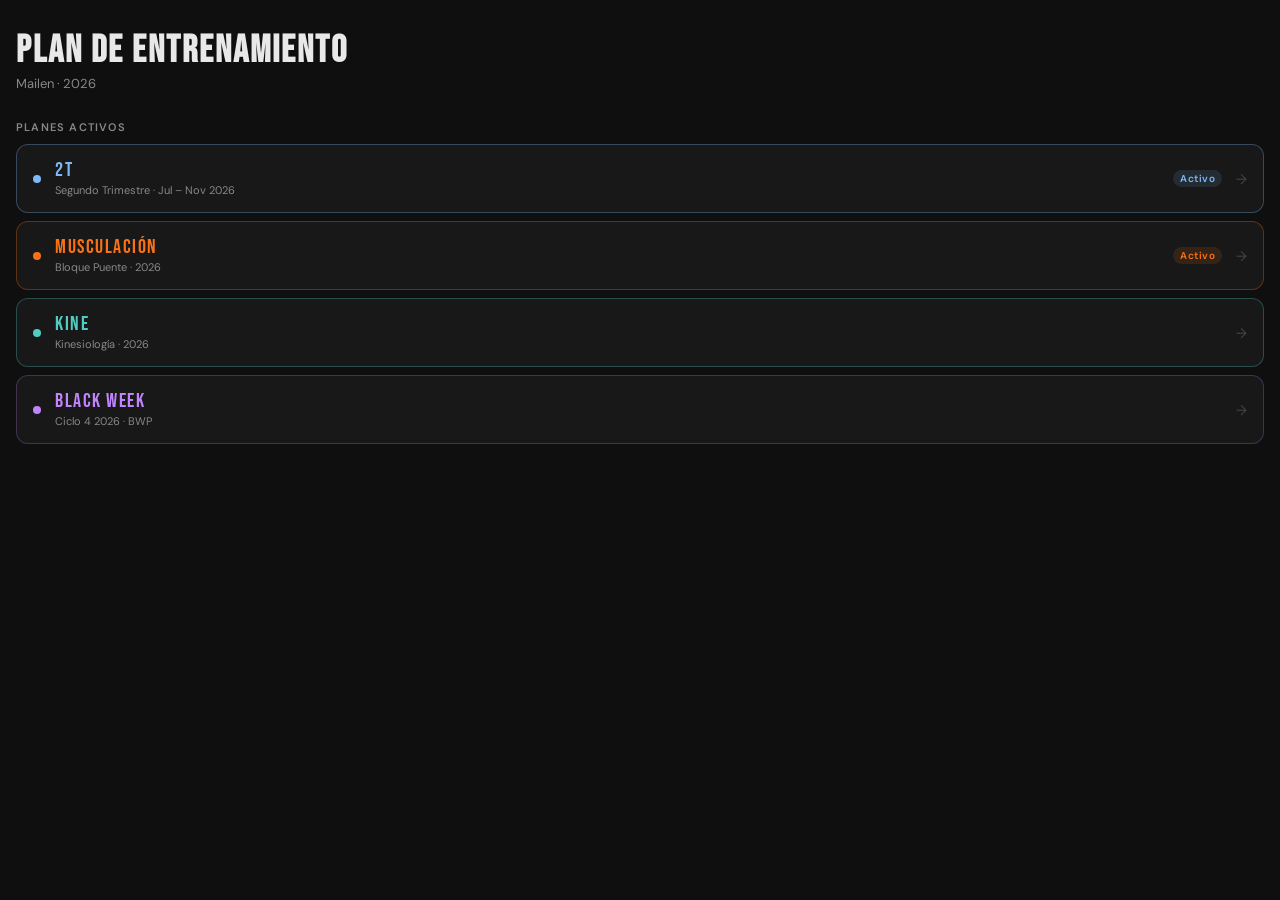
<file: index.html>
<!DOCTYPE html>
<html lang="es">
<head>
<meta charset="UTF-8">
<meta name="viewport" content="width=device-width, initial-scale=1.0, viewport-fit=cover">
<title>Plan de Entrenamiento</title>

<meta name="apple-mobile-web-app-capable" content="yes">
<meta name="apple-mobile-web-app-status-bar-style" content="black-translucent">
<meta name="apple-mobile-web-app-title" content="Mi Plan">
<meta name="theme-color" content="#0f0f0f">

<link rel="apple-touch-icon" href="data:image/svg+xml,%3Csvg xmlns='http://www.w3.org/2000/svg' viewBox='0 0 180 180'%3E%3Crect width='180' height='180' rx='40' fill='%230f0f0f'/%3E%3Ctext x='90' y='115' font-size='90' text-anchor='middle'%3E🏋️%3C/text%3E%3C/svg%3E">

<link href="https://fonts.googleapis.com/css2?family=Bebas+Neue&family=DM+Sans:ital,wght@0,300;0,400;0,500;0,600;0,700;1,300&display=swap" rel="stylesheet">

<link rel="stylesheet" href="index.css">

</head>
<body>

<div class="home-header">
  <h1>Plan de Entrenamiento</h1>
  <p>Mailen · 2026</p>
</div>

<div class="section-label">Planes activos</div>
<div class="plan-list">

  <a href="2t.html" class="plan-card" style="border-color:rgba(126,184,247,0.3);">
    <div class="card-dot" style="background:#7eb8f7"></div>
    <div class="card-info">
      <div class="card-name" style="color:#7eb8f7">2T</div>
      <div class="card-sub">Segundo Trimestre · Jul – Nov 2026</div>
    </div>
    <span class="card-badge" style="background:rgba(126,184,247,0.12);color:#7eb8f7">Activo</span>
    <div class="card-arrow">→</div>
  </a>

  <a href="musculacion.html" class="plan-card" style="border-color:rgba(249,115,22,0.3);">
    <div class="card-dot" style="background:#f97316"></div>
    <div class="card-info">
      <div class="card-name" style="color:#f97316">Musculación</div>
      <div class="card-sub">Bloque Puente · 2026</div>
    </div>
    <span class="card-badge" style="background:rgba(249,115,22,0.12);color:#f97316">Activo</span>
    <div class="card-arrow">→</div>
  </a>

  <a href="kine.html" class="plan-card" style="border-color:rgba(78,205,196,0.3);">
    <div class="card-dot" style="background:#4ecdc4"></div>
    <div class="card-info">
      <div class="card-name" style="color:#4ecdc4">Kine</div>
      <div class="card-sub">Kinesiología · 2026</div>
    </div>
    <div class="card-arrow">→</div>
  </a>

  <a href="black-week.html" class="plan-card" style="border-color:rgba(192,132,252,0.25);">
    <div class="card-dot" style="background:#c084fc"></div>
    <div class="card-info">
      <div class="card-name" style="color:#c084fc">Black Week</div>
      <div class="card-sub">Ciclo 4 2026 · BWP</div>
    </div>
    <div class="card-arrow">→</div>
  </a>

</div>

</body>
</html>
</file>
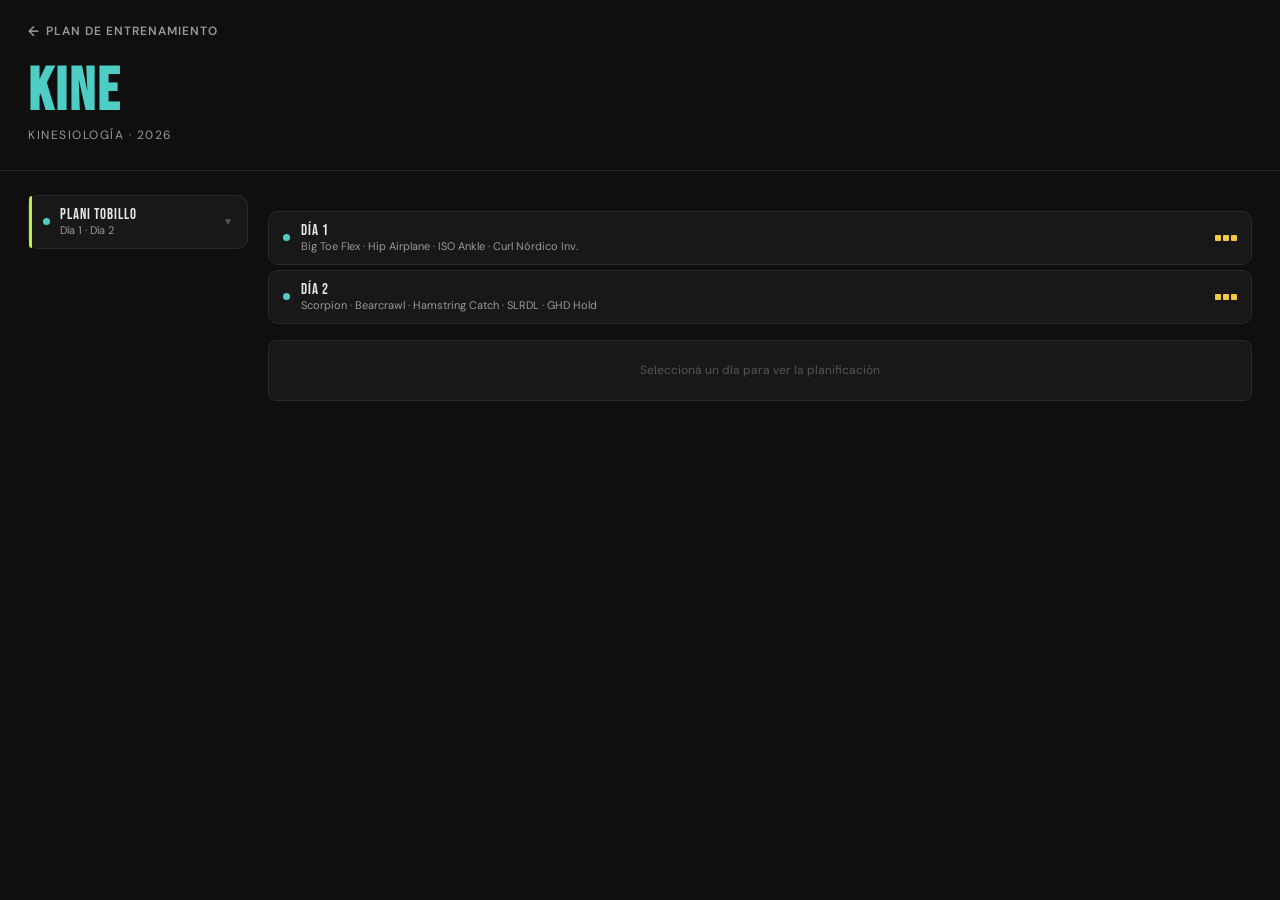
<file: kine.html>
<!DOCTYPE html>
<html lang="es">
<head>
<meta charset="UTF-8">
<meta name="viewport" content="width=device-width, initial-scale=1.0, viewport-fit=cover">
<title>Kine · Plan de Entrenamiento</title>
<meta name="apple-mobile-web-app-capable" content="yes">
<meta name="apple-mobile-web-app-status-bar-style" content="black-translucent">
<meta name="theme-color" content="#0f0f0f">
<link href="https://fonts.googleapis.com/css2?family=Bebas+Neue&family=DM+Sans:ital,wght@0,300;0,400;0,500;0,600;0,700;1,300&display=swap" rel="stylesheet">
<link rel="stylesheet" href="kine.css">
</head>
<body>

<div class="top-bar">
  <a href="index.html" class="back-btn"><span>←</span> Plan de entrenamiento</a>
</div>

<div class="header">
  <h1>Kine</h1>
  <p class="subtitle">Kinesiología · 2026</p>
</div>

<div class="bwp-wrap">
  <div class="bwp-grid">
    <aside class="bwp-sidebar-aside">
      <div id="bwp-mes-list"></div>
    </aside>
    <div>
      <div id="bwp-sem-header" style="display:none; margin-bottom:12px;">
        <div id="bwp-sem-btns" style="display:flex; gap:8px; margin-bottom:16px; flex-wrap:wrap;"></div>
        <div id="bwp-day-btns" style="display:flex; flex-direction:column; gap:5px; margin-bottom:16px;"></div>
        <div id="bwp-day-placeholder" class="bwp-day-placeholder" style="display:block;">Seleccioná un día para ver la planificación</div>
        <div id="bwp-day-content"></div>
      </div>
    </div>
  </div>
</div>


<template id="t-lumbar-d1">
<div class="plan-header">
  <div class="plan-day-label" style="color:var(--blue)">Kine · Plani Lumbar · Día 1</div>
  <div class="plan-title">Movilidad y Activación · Accesorios</div>
</div>
<details class="skill-block">
  <summary><span class="block-icon">🧘</span><div><div class="block-title">Movilidad y Activación · Foam Roll</div><div class="block-subtitle">× 1</div></div><span class="block-chevron">▼</span></summary>
  <div class="block-body">
    <div class="ex-group">
      <div class="ex-item"><div class="ex-bullet"></div><span class="ex-name">Foam Roll Cuádriceps y Glúteos</span><span class="ex-detail">1' por lado</span></div>
    </div>
  </div>
</details>
<details class="block" open>
  <summary><span class="block-icon">🔄</span><div><div class="block-title">Activación Lumbar</div><div class="block-subtitle">× 2</div></div><span class="block-chevron">▼</span></summary>
  <div class="block-body">
    <div class="ex-group">
      <div class="ex-item"><div class="ex-bullet"></div><span class="ex-name">Windmill Press en Estocada &nbsp; <a href="https://www.youtube.com/watch?v=4dTvEXgzWqM&ab_channel=TheActiveLife" target="_blank" rel="noopener noreferrer" style="color:var(--blue);font-size:11px;font-weight:600;text-decoration:none;opacity:.75;">📹 Ver video</a></span><span class="ex-detail">5/5 reps</span></div>
      <div class="ex-note">Con KB en Bottom Up para mayor estabilización del hombro.</div>
    </div>
    <div class="ex-group">
      <div class="ex-item"><div class="ex-bullet"></div><span class="ex-name">Lateral Plank Banded March (1:1) &nbsp; <a href="https://www.youtube.com/shorts/cyZGfiZShTk" target="_blank" rel="noopener noreferrer" style="color:var(--blue);font-size:11px;font-weight:600;text-decoration:none;opacity:.75;">📹 Ver video</a></span><span class="ex-detail">10/10 reps</span></div>
      <div class="ex-note">Disociar bien la flexión de cadera respecto a la lumbar.</div>
    </div>
    <div class="ex-group">
      <div class="ex-item"><div class="ex-bullet"></div><span class="ex-name">Cossack Glides (3'') &nbsp; <a href="https://www.youtube.com/watch?v=l2Intp90HA4&ab_channel=TheActiveLife" target="_blank" rel="noopener noreferrer" style="color:var(--blue);font-size:11px;font-weight:600;text-decoration:none;opacity:.75;">📹 Ver video</a></span><span class="ex-detail">12 reps</span></div>
      <div class="ex-note">Busco dorsiflexión de tobillo.</div>
      <div class="ex-note">Busco abrir bien las rodillas hacia los lados (como tocar las paredes laterales), no hacia atrás con la cola.</div>
    </div>
  </div>
</details>
<details class="block" open>
  <summary><span class="block-icon">💪</span><div><div class="block-title">Accesorios</div><div class="block-subtitle">× 3 · 90'' descanso entre series</div></div><span class="block-chevron">▼</span></summary>
  <div class="block-body">
    <div class="ex-group">
      <div class="ex-item"><div class="ex-bullet"></div><span class="ex-name">Turkish Get Up</span><span class="ex-detail">3/3 · RPE 6-7</span></div>
    </div>
    <div class="ex-group">
      <div class="ex-item"><div class="ex-bullet"></div><span class="ex-name">Puente Glúteo a 1 pierna + Pullover</span><span class="ex-detail">6/6 reps</span></div>
    </div>
    <div class="ex-group">
      <div class="ex-item"><div class="ex-bullet"></div><span class="ex-name">Dragon Step Up (1:3) &nbsp; <a href="https://www.youtube.com/watch?v=eg3u2gU2W30&ab_channel=mohammadbazzi" target="_blank" rel="noopener noreferrer" style="color:var(--blue);font-size:11px;font-weight:600;text-decoration:none;opacity:.75;">📹 Ver video</a></span><span class="ex-detail">6/6 reps</span></div>
      <div class="ex-note">El movimiento empieza en el segundo 0:25 del video.</div>
      <div class="ex-note">Subo en 1'' y bajo controlado en 3''.</div>
      <div class="ex-note">Cuando controlo el movimiento puedo agregar peso en goblet.</div>
    </div>
  </div>
</details>
<details class="skill-block">
  <summary><span class="block-icon">🌿</span><div><div class="block-title">Vuelta a la Calma</div><div class="block-subtitle">Caminata · Bici · Elongación</div></div><span class="block-chevron">▼</span></summary>
  <div class="block-body">
    <div class="ex-group">
      <div class="ex-item"><div class="ex-bullet"></div><span class="ex-name">Caminar</span><span class="ex-detail">10-15'</span></div>
      <div class="ex-item"><div class="ex-bullet"></div><span class="ex-name">Bici</span><span class="ex-detail">10-15'</span></div>
      <div class="ex-item"><div class="ex-bullet"></div><span class="ex-name">Elongar post ducha (o cuando el cuerpo esté frío)</span><span class="ex-detail">—</span></div>
      <div class="ex-note">Los tiempos son predeterminados. Podés acompañar con respiraciones profundas para trabajar la plasticidad del tejido. Siempre y cuando estés "frío".</div>
    </div>
  </div>
</details>
</template>

<template id="t-lumbar-d2">
<div class="plan-header">
  <div class="plan-day-label" style="color:var(--blue)">Kine · Plani Lumbar · Día 2</div>
  <div class="plan-title">Movilidad y Activación · Accesorios · Vuelta a la Calma</div>
</div>
<details class="skill-block">
  <summary><span class="block-icon">🧘</span><div><div class="block-title">Movilidad y Activación · Foam Roll</div><div class="block-subtitle">× 1</div></div><span class="block-chevron">▼</span></summary>
  <div class="block-body">
    <div class="ex-group">
      <div class="ex-item"><div class="ex-bullet"></div><span class="ex-name">Foam Roller Isquios y Dorsales</span><span class="ex-detail">1'</span></div>
    </div>
  </div>
</details>
<details class="block" open>
  <summary><span class="block-icon">🔄</span><div><div class="block-title">Activación Isquio / Cadena Posterior</div><div class="block-subtitle">× 2</div></div><span class="block-chevron">▼</span></summary>
  <div class="block-body">
    <div class="ex-group">
      <div class="ex-item"><div class="ex-bullet"></div><span class="ex-name">Pallof Hold + March (1:1) &nbsp; <a href="https://www.youtube.com/watch?v=yJPBtnio2rU&ab_channel=Thrive585" target="_blank" rel="noopener noreferrer" style="color:var(--blue);font-size:11px;font-weight:600;text-decoration:none;opacity:.75;">📹 Ver video</a></span><span class="ex-detail">10/10 reps</span></div>
      <div class="ex-note">Voy en 1'' y vuelvo en 1''. Buena activación plantar.</div>
    </div>
    <div class="ex-group">
      <div class="ex-item"><div class="ex-bullet"></div><span class="ex-name">Hamstring Walk &nbsp; <a href="https://www.youtube.com/watch?v=gRqYP8gmW80&ab_channel=PFPmedia" target="_blank" rel="noopener noreferrer" style="color:var(--blue);font-size:11px;font-weight:600;text-decoration:none;opacity:.75;">📹 Ver video</a></span><span class="ex-detail">8-6 reps</span></div>
      <div class="ex-note">Imagino que tengo una copa de vino en el pubis: no se puede caer al ejecutar la marcha.</div>
      <div class="ex-note">Voy y vuelvo = 1 rep. Mantengo la pelvis lo más paralela posible.</div>
    </div>
    <div class="ex-group">
      <div class="ex-item"><div class="ex-bullet"></div><span class="ex-name">Single Leg Good Morning Banded (1:1) &nbsp; <a href="https://www.youtube.com/watch?v=_w3V_TDjbWU&ab_channel=Dr.SteveSudellJr." target="_blank" rel="noopener noreferrer" style="color:var(--blue);font-size:11px;font-weight:600;text-decoration:none;opacity:.75;">📹 Ver video</a></span><span class="ex-detail">8/8 reps</span></div>
      <div class="ex-note">Banda hacia valgo de rodilla. Buen control de pie.</div>
    </div>
  </div>
</details>
<details class="block" open>
  <summary><span class="block-icon">💪</span><div><div class="block-title">Accesorios</div><div class="block-subtitle">× 3 · 90'' descanso entre series</div></div><span class="block-chevron">▼</span></summary>
  <div class="block-body">
    <div class="ex-group">
      <div class="ex-item"><div class="ex-bullet"></div><span class="ex-name">Romanian Deadlift 2 DBs (1:1)</span><span class="ex-detail">8/10 izq · RPE 6</span></div>
      <div class="ex-note">8 reps con derecha y 10 con izquierda. El RPE está condicionado por la pierna izquierda.</div>
    </div>
    <div class="ex-group">
      <div class="ex-item"><div class="ex-bullet"></div><span class="ex-name">Dominadas estrictas</span><span class="ex-detail">5 reps</span></div>
      <div class="ex-note">SIN BANDA. Ejecuto de a una si es necesario.</div>
    </div>
    <div class="ex-group">
      <div class="ex-item"><div class="ex-bullet"></div><span class="ex-name">Hamstring Catch &nbsp; <a href="https://www.youtube.com/shorts/s9X7Qozbe30" target="_blank" rel="noopener noreferrer" style="color:var(--blue);font-size:11px;font-weight:600;text-decoration:none;opacity:.75;">📹 Ver video</a></span><span class="ex-detail">6-8 reps</span></div>
    </div>
  </div>
</details>
<details class="skill-block">
  <summary><span class="block-icon">🌿</span><div><div class="block-title">Vuelta a la Calma</div><div class="block-subtitle">Stretching activo</div></div><span class="block-chevron">▼</span></summary>
  <div class="block-body">
    <div class="ex-group">
      <div class="ex-item"><div class="ex-bullet"></div><span class="ex-name">Supine Hip Internal Rotation Stretch (4'') &nbsp; <a href="https://www.youtube.com/watch?v=olP2Y3rBuZI&ab_channel=ChoiceCityPhysicalTherapy" target="_blank" rel="noopener noreferrer" style="color:var(--blue);font-size:11px;font-weight:600;text-decoration:none;opacity:.75;">📹 Ver video</a></span><span class="ex-detail">8/8 reps</span></div>
    </div>
    <div class="ex-group">
      <div class="ex-item"><div class="ex-bullet"></div><span class="ex-name">Bretzel Stretch (6-8'') &nbsp; <a href="https://www.youtube.com/watch?v=nVdIns5WQ8Y&ab_channel=TheActiveLife" target="_blank" rel="noopener noreferrer" style="color:var(--blue);font-size:11px;font-weight:600;text-decoration:none;opacity:.75;">📹 Ver video</a></span><span class="ex-detail">6/6 reps</span></div>
    </div>
  </div>
</details>
</template>

<template id="t-lumbar-d3">
<div class="plan-header">
  <div class="plan-day-label" style="color:var(--blue)">Kine · Plani Lumbar · Día 3</div>
  <div class="plan-title">Movilidad y Activación · Accesorios · Vuelta a la Calma</div>
</div>
<details class="skill-block">
  <summary><span class="block-icon">🧘</span><div><div class="block-title">Movilidad y Activación · Foam Roll</div><div class="block-subtitle">× 1</div></div><span class="block-chevron">▼</span></summary>
  <div class="block-body">
    <div class="ex-group">
      <div class="ex-item"><div class="ex-bullet"></div><span class="ex-name">Foam Roll Glúteos y zonas cargadas</span><span class="ex-detail">1' cada zona</span></div>
    </div>
  </div>
</details>
<details class="block" open>
  <summary><span class="block-icon">🔄</span><div><div class="block-title">Activación Glúteo / Core</div><div class="block-subtitle">× 2</div></div><span class="block-chevron">▼</span></summary>
  <div class="block-body">
    <div class="ex-group">
      <div class="ex-item"><div class="ex-bullet"></div><span class="ex-name">Quadruped to Pigeon (3'') &nbsp; <a href="https://www.youtube.com/shorts/d_a4RTciN3A" target="_blank" rel="noopener noreferrer" style="color:var(--blue);font-size:11px;font-weight:600;text-decoration:none;opacity:.75;">📹 Ver video</a></span><span class="ex-detail">10 reps</span></div>
      <div class="ex-note">Mantengo postura activa.</div>
    </div>
    <div class="ex-group">
      <div class="ex-item"><div class="ex-bullet"></div><span class="ex-name">Hang Knee Raises (2'') &nbsp; <a href="https://www.youtube.com/watch?v=bT5pfL6ROIU&ab_channel=JennyLaBaw" target="_blank" rel="noopener noreferrer" style="color:var(--blue);font-size:11px;font-weight:600;text-decoration:none;opacity:.75;">📹 Ver video</a></span><span class="ex-detail">10 reps</span></div>
      <div class="ex-note">Busco alejar las orejas de la cabeza.</div>
    </div>
    <div class="ex-group">
      <div class="ex-item"><div class="ex-bullet"></div><span class="ex-name">Glute Bridge March (1:1) &nbsp; <a href="https://www.youtube.com/shorts/YxwXmbxly6s" target="_blank" rel="noopener noreferrer" style="color:var(--blue);font-size:11px;font-weight:600;text-decoration:none;opacity:.75;">📹 Ver video</a></span><span class="ex-detail">12 reps</span></div>
      <div class="ex-note">Mantengo pelvis estable al ejecutar. Puedo agregar bandita en Pull Down Hold.</div>
    </div>
  </div>
</details>
<details class="block" open>
  <summary><span class="block-icon">💪</span><div><div class="block-title">Accesorios</div><div class="block-subtitle">Series según tolerancia</div></div><span class="block-chevron">▼</span></summary>
  <div class="block-body">
    <div class="ex-group">
      <div class="ex-item"><div class="ex-bullet"></div><span class="ex-name">DB Hip Thrust a 1 pierna (3:1)</span><span class="ex-detail">6/8 reps · RPE 6-7</span></div>
      <div class="ex-note">Bajo en 3'' y subo explosivo. Control de pelvis.</div>
      <div class="ex-note">6 reps con derecha y 8 con izquierda.</div>
    </div>
    <div class="ex-group">
      <div class="ex-item"><div class="ex-bullet"></div><span class="ex-name">Box Arch + Pull Down &nbsp; <a href="https://www.youtube.com/shorts/9bJRaDrebx8" target="_blank" rel="noopener noreferrer" style="color:var(--blue);font-size:11px;font-weight:600;text-decoration:none;opacity:.75;">📹 Ver video</a></span><span class="ex-detail">8 reps</span></div>
      <div class="ex-note">Codos se mantienen extendidos en toda la ejecución.</div>
    </div>
    <div class="ex-group">
      <div class="ex-item"><div class="ex-bullet"></div><span class="ex-name">Kip Hip to Bar &nbsp; <a href="https://www.youtube.com/watch?v=pMgxGL71AWE&ab_channel=J2NFitness" target="_blank" rel="noopener noreferrer" style="color:var(--blue);font-size:11px;font-weight:600;text-decoration:none;opacity:.75;">📹 Ver video</a></span><span class="ex-detail">5 singles</span></div>
      <div class="ex-note">Ejecuto como singles: 1 rep → descanso → 1 rep. Recomponer energía al músculo. Busco potencia y calidad.</div>
    </div>
  </div>
</details>
<details class="skill-block">
  <summary><span class="block-icon">🌿</span><div><div class="block-title">Vuelta a la Calma</div><div class="block-subtitle">Lumbar Rocks · Samson Stretch</div></div><span class="block-chevron">▼</span></summary>
  <div class="block-body">
    <div class="ex-group">
      <div class="ex-item"><div class="ex-bullet"></div><span class="ex-name">Lumbar Rocks &nbsp; <a href="https://www.youtube.com/watch?v=nYM36ZFavMw&list=PLeNXcBDd08G0IGR5D-rQ_z2IlZ4A8N_gI&ab_channel=ThePhysioFix" target="_blank" rel="noopener noreferrer" style="color:var(--blue);font-size:11px;font-weight:600;text-decoration:none;opacity:.75;">📹 Ver video</a></span><span class="ex-detail">10/10</span></div>
      <div class="ex-note">Puedo ejecutar con lumbares por encima del foam roller.</div>
    </div>
    <div class="ex-group">
      <div class="ex-item"><div class="ex-bullet"></div><span class="ex-name">Samson Stretch &nbsp; <a href="https://www.youtube.com/watch?v=lQhBLId_y6s&ab_channel=ParadisoCrossFit-VeniceandCulverCityCrossFit" target="_blank" rel="noopener noreferrer" style="color:var(--blue);font-size:11px;font-weight:600;text-decoration:none;opacity:.75;">📹 Ver video</a></span><span class="ex-detail">3× 8-10'' por pierna</span></div>
    </div>
  </div>
</details>
</template>

<template id="t-tobillo-d1">
<div class="plan-header">
  <div class="plan-day-label" style="color:var(--blue)">Kine · Plani Tobillo · Día 1</div>
  <div class="plan-title">Movilidad · Activación · ISO Ankle · Curl Nórdico</div>
</div>
<details class="skill-block">
  <summary><span class="block-icon">🧘</span><div><div class="block-title">Movilidad · Foam Roll + Big Toe</div><div class="block-subtitle">× 1</div></div><span class="block-chevron">▼</span></summary>
  <div class="block-body">
    <div class="ex-group">
      <div class="ex-item"><div class="ex-bullet"></div><span class="ex-name">Foam Roll Glúteos y Dorsales</span><span class="ex-detail">1' cada zona</span></div>
    </div>
    <div class="ex-group">
      <div class="ex-item"><div class="ex-bullet"></div><span class="ex-name">Banded Big Toe Flexion (4'')</span><span class="ex-detail">2×20/20</span></div>
      <div class="ex-note">Inspiro al ir y suelto el aire en la tensión, manteniendo 4'' en el estiramiento.</div>
    </div>
  </div>
</details>
<details class="block" open>
  <summary><span class="block-icon">🔄</span><div><div class="block-title">Activación Tobillo / Pie</div><div class="block-subtitle">× 2</div></div><span class="block-chevron">▼</span></summary>
  <div class="block-body">
    <div class="ex-group">
      <div class="ex-item"><div class="ex-bullet"></div><span class="ex-name">Tibial Internal Rotation Banded</span><span class="ex-detail">10/10 reps</span></div>
      <div class="ex-note">Mantengo pequeña pausa en rotación interna.</div>
    </div>
    <div class="ex-group">
      <div class="ex-item"><div class="ex-bullet"></div><span class="ex-name">Hip Airplane Weighted (1:3)</span><span class="ex-detail">10/10 reps</span></div>
      <div class="ex-note">Busco buena apertura y cierre de pelvis sin que la rodilla acompañe el gesto.</div>
      <div class="ex-note">1'' en la apertura de pelvis · 3'' en el cierre.</div>
    </div>
    <div class="ex-group">
      <div class="ex-item"><div class="ex-bullet"></div><span class="ex-name">Lateral Wall Drill Load n Lift</span><span class="ex-detail">8/10 izq</span></div>
      <div class="ex-note">Foco cognitivo en el empuje del dedo gordo. NO MIRAR EL PIE.</div>
      <div class="ex-note">10 reps con pierna izquierda abajo.</div>
    </div>
  </div>
</details>
<details class="wod-block" open>
  <summary><span class="block-icon">⚡</span><div><div class="block-title">Acondicionamiento · ISO Ankle Push</div><div class="block-subtitle">5×45'' · Isometría</div></div><span class="block-chevron">▼</span></summary>
  <div class="wod-body">
    <strong>5 Series × 45'' ISO Ankle Push</strong><br>
    — 3 veces con pierna izquierda · 2 veces con derecha.<br>
    — Arrancá fuerte y explosivo buscando mantener la contracción.<br>
    — Descansás mientras ejecuta la otra pierna.
  </div>
</details>
<details class="block" open>
  <summary><span class="block-icon">💪</span><div><div class="block-title">Accesorios</div><div class="block-subtitle">× 3 · descanso libre</div></div><span class="block-chevron">▼</span></summary>
  <div class="block-body">
    <div class="ex-group">
      <div class="ex-item"><div class="ex-bullet"></div><span class="ex-name">Curl Nórdico Invertido (3:1) — con disco 10 kg</span><span class="ex-detail">6 reps</span></div>
      <div class="ex-note">Mantengo caderas bien extendidas.</div>
    </div>
    <div class="ex-group">
      <div class="ex-item"><div class="ex-bullet"></div><span class="ex-name">L-Sit Colgado</span><span class="ex-detail">15''</span></div>
      <div class="ex-note">Busco buena bisagra de cadera y extensión de rodillas.</div>
    </div>
  </div>
</details>
<details class="skill-block">
  <summary><span class="block-icon">🌿</span><div><div class="block-title">Vuelta a la Calma</div><div class="block-subtitle">Caminata · Bici · Elongación fría</div></div><span class="block-chevron">▼</span></summary>
  <div class="block-body">
    <div class="ex-group">
      <div class="ex-item"><div class="ex-bullet"></div><span class="ex-name">Caminar</span><span class="ex-detail">10-15'</span></div>
      <div class="ex-item"><div class="ex-bullet"></div><span class="ex-name">Bici</span><span class="ex-detail">10-15'</span></div>
      <div class="ex-item"><div class="ex-bullet"></div><span class="ex-name">Elongar post ducha (o cuando el cuerpo esté frío)</span><span class="ex-detail">—</span></div>
      <div class="ex-note">Buscar tiempos más prolongados (20''–35'', hasta minutos) aumentando por ronda. Acompañar con respiraciones profundas para trabajar la plasticidad del tejido. Siempre y cuando estés "frío".</div>
    </div>
  </div>
</details>
</template>

<template id="t-tobillo-d2">
<div class="plan-header">
  <div class="plan-day-label" style="color:var(--blue)">Kine · Plani Tobillo · Día 2</div>
  <div class="plan-title">Movilidad · Acondicionamiento · Fuerza · Accesorios</div>
</div>
<details class="skill-block">
  <summary><span class="block-icon">🧘</span><div><div class="block-title">Movilidad · Foam Roll + Shoulder Distraction</div><div class="block-subtitle">× 1</div></div><span class="block-chevron">▼</span></summary>
  <div class="block-body">
    <div class="ex-group">
      <div class="ex-item"><div class="ex-bullet"></div><span class="ex-name">Foam Roll Isquios (ambos) y Lacrosse en Pectoral</span><span class="ex-detail">1' cada zona</span></div>
    </div>
    <div class="ex-group">
      <div class="ex-item"><div class="ex-bullet"></div><span class="ex-name">Banded Shoulder Distraction (1:1)</span><span class="ex-detail">8/8 reps</span></div>
      <div class="ex-note">Desde la misma posición del video: 10 pull escapulares con cada brazo. Mantener codo extendido y buscar rango de movimiento escapular.</div>
    </div>
  </div>
</details>
<details class="block" open>
  <summary><span class="block-icon">🔄</span><div><div class="block-title">Activación General</div><div class="block-subtitle">× 2</div></div><span class="block-chevron">▼</span></summary>
  <div class="block-body">
    <div class="ex-group">
      <div class="ex-item"><div class="ex-bullet"></div><span class="ex-name">Scorpion Crossover (4'')</span><span class="ex-detail">12 reps</span></div>
      <div class="ex-note">Formo una Y con los brazos.</div>
    </div>
    <div class="ex-group">
      <div class="ex-item"><div class="ex-bullet"></div><span class="ex-name">Glute Bridge March + Banded Iso Pull (3'')</span><span class="ex-detail">14 reps</span></div>
      <div class="ex-note">Evito que la pelvis bascule.</div>
    </div>
    <div class="ex-group">
      <div class="ex-item"><div class="ex-bullet"></div><span class="ex-name">Bearcrawl Down Dog (3'' atrás)</span><span class="ex-detail">6 reps</span></div>
      <div class="ex-note">Disocio bien la flexión de cadera respecto a la lumbar en la posición de carpa.</div>
    </div>
  </div>
</details>
<details class="wod-block">
  <summary><span class="block-icon">⚡</span><div><div class="block-title">Acondicionamiento · Pliometría</div><div class="block-subtitle">3 Series · 90'' descanso</div></div><span class="block-chevron">▼</span></summary>
  <div class="wod-body">
    <strong>3 Series × 3 Hamstring Catch &nbsp; <a href="https://www.youtube.com/shorts/s9X7Qozbe30" target="_blank" rel="noopener noreferrer" style="color:var(--blue);font-size:11px;font-weight:600;text-decoration:none;opacity:.75;">📹 Ver video</a></strong><br>
    Mantengo una pausa de 3'' en la recepción.<br>
    Descanso 90'' entre series.
  </div>
</details>
<details class="block" open>
  <summary><span class="block-icon">💪</span><div><div class="block-title">Fuerza A · SL RDL + Strict TTB</div><div class="block-subtitle">× 3 · 2' descanso</div></div><span class="block-chevron">▼</span></summary>
  <div class="block-body">
    <div class="ex-group">
      <div class="ex-item"><div class="ex-bullet"></div><span class="ex-name">Barbell Single Leg Romanian DL (1:1)</span><span class="ex-detail">8/8 · RPE 5-6</span></div>
      <div class="ex-note">Alineo tronco con pierna y pelvis paralela al piso. Grabarse.</div>
    </div>
    <div class="ex-group">
      <div class="ex-item"><div class="ex-bullet"></div><span class="ex-name">Strict Toes to Bar</span><span class="ex-detail">5 reps</span></div>
      <div class="ex-note">Lo más gimnástico posible: piernas estiradas, controlar la bajada, no balancear. Grabarse.</div>
    </div>
  </div>
</details>
<details class="block" open>
  <summary><span class="block-icon">💪</span><div><div class="block-title">Fuerza B · Pull Down + SL Hamstring Bridge</div><div class="block-subtitle">× 3 · 90'' descanso</div></div><span class="block-chevron">▼</span></summary>
  <div class="block-body">
    <div class="ex-group">
      <div class="ex-item"><div class="ex-bullet"></div><span class="ex-name">Half Kneeling Pull Down en Polea (1:1)</span><span class="ex-detail">8/8 · RPE 5-6</span></div>
      <div class="ex-note">Casi lateral a la polea (ver video en la ficha). Grabarse.</div>
    </div>
    <div class="ex-group">
      <div class="ex-item"><div class="ex-bullet"></div><span class="ex-name">Single Leg Hamstring Bridge (1:1)</span><span class="ex-detail">6/6 · RPE 5</span></div>
      <div class="ex-note">Pelvis paralela al techo. Puedo agregar peso (DB).</div>
    </div>
  </div>
</details>
<details class="block">
  <summary><span class="block-icon">💪</span><div><div class="block-title">Accesorios</div><div class="block-subtitle">× 3 · descanso libre</div></div><span class="block-chevron">▼</span></summary>
  <div class="block-body">
    <div class="ex-group">
      <div class="ex-item"><div class="ex-bullet"></div><span class="ex-name">GHD Hip Extension Hold</span><span class="ex-detail">20''</span></div>
    </div>
    <div class="ex-group">
      <div class="ex-item"><div class="ex-bullet"></div><span class="ex-name">Ring Dips</span><span class="ex-detail">8-10 reps</span></div>
      <div class="ex-note">Mantengo codos cerrados y ejecución gimnástica.</div>
    </div>
  </div>
</details>
</template>

<script>
// ── Datos de navegación Kine ──
const PLAN_KINE = {
  ciclos: [
    {
      id: 'lumbar', label: 'Plani Lumbar', sub: 'Día 1 · Día 2 · Día 3',
      semanas: [
        { id: 'lumbar-s1', label: 'Rutinas', rango: '',
          dias: [
            { id: 'lumbar-d1', label: 'Día 1', sub: 'Foam Roll · Windmill · Cossack · TGU · Dragon Step Up', carga: 'med', contenido: 't-lumbar-d1' },
            { id: 'lumbar-d2', label: 'Día 2', sub: 'Foam Roll · Pallof · Hamstring Walk · RDL · Dominadas', carga: 'med', contenido: 't-lumbar-d2' },
            { id: 'lumbar-d3', label: 'Día 3', sub: 'Foam Roll · Quadruped · Glute Bridge · Hip Thrust · Box Arch', carga: 'med', contenido: 't-lumbar-d3' },
          ]
        }
      ]
    },
    {
      id: 'tobillo', label: 'Plani Tobillo', sub: 'Día 1 · Día 2',
      semanas: [
        { id: 'tobillo-s1', label: 'Rutinas', rango: '',
          dias: [
            { id: 'tobillo-d1', label: 'Día 1', sub: 'Big Toe Flex · Hip Airplane · ISO Ankle · Curl Nórdico Inv.', carga: 'med', contenido: 't-tobillo-d1' },
            { id: 'tobillo-d2', label: 'Día 2', sub: 'Scorpion · Bearcrawl · Hamstring Catch · SLRDL · GHD Hold', carga: 'med', contenido: 't-tobillo-d2' },
          ]
        }
      ]
    }
  ]
};

const ultimoCiclo = PLAN_KINE.ciclos[PLAN_KINE.ciclos.length - 1];
let activeMes = ultimoCiclo.id;
let activeSem = ultimoCiclo.semanas[ultimoCiclo.semanas.length - 1].id;
let activeDay = null;

function renderMeses() {
  const list = document.getElementById('bwp-mes-list');
  const cicloActivo = PLAN_KINE.ciclos.find(c => c.id === activeMes);
  list.innerHTML = `
    <div class="ciclo-dropdown" id="ciclo-dropdown">
      <button class="ciclo-dropdown-btn" id="ciclo-dropdown-btn" onclick="toggleCicloDropdown(event)">
        <div class="day-dot" style="background:var(--blue); flex-shrink:0;"></div>
        <div class="day-btn-info">
          <div class="day-btn-name">${cicloActivo ? cicloActivo.label : '—'}</div>
          <div class="day-btn-sub">${cicloActivo ? cicloActivo.sub : ''}</div>
        </div>
        <span class="ciclo-chevron">▼</span>
      </button>
      <div class="ciclo-dropdown-panel" id="ciclo-dropdown-panel">
        ${PLAN_KINE.ciclos.map(ciclo => `
          <button class="ciclo-option ${ciclo.id === activeMes ? 'active' : ''}"
            onclick="selectCiclo('${ciclo.id}', event)">
            <div class="day-dot" style="background:var(--blue); flex-shrink:0;"></div>
            <div class="day-btn-info">
              <div class="day-btn-name">${ciclo.label}</div>
              <div class="day-btn-sub">${ciclo.sub}</div>
            </div>
          </button>`).join('')}
      </div>
    </div>`;
}

function toggleCicloDropdown(e) {
  if (e) e.stopPropagation();
  const btn = document.getElementById('ciclo-dropdown-btn');
  const panel = document.getElementById('ciclo-dropdown-panel');
  if (!btn || !panel) return;
  const isOpen = panel.classList.contains('open');
  btn.classList.toggle('open', !isOpen);
  panel.classList.toggle('open', !isOpen);
}

function selectCiclo(id, e) {
  if (e) e.stopPropagation();
  activeMes = id;
  const ciclo = PLAN_KINE.ciclos.find(c => c.id === id);
  activeSem = ciclo.semanas[0].id;
  activeDay = null;
  const btn = document.getElementById('ciclo-dropdown-btn');
  const panel = document.getElementById('ciclo-dropdown-panel');
  if (btn) btn.classList.remove('open');
  if (panel) panel.classList.remove('open');
  render();
}

document.addEventListener('click', function() {
  const btn = document.getElementById('ciclo-dropdown-btn');
  const panel = document.getElementById('ciclo-dropdown-panel');
  if (btn) btn.classList.remove('open');
  if (panel) panel.classList.remove('open');
});

function renderContent() {
  const mes = PLAN_KINE.ciclos.find(m => m.id === activeMes);
  if (!mes) return;

  const semHeader = document.getElementById('bwp-sem-header');
  semHeader.style.display = 'block';

  const semBtns = document.getElementById('bwp-sem-btns');
  semBtns.innerHTML = '';
  if (mes.semanas.length > 1) {
    mes.semanas.forEach(sem => {
      const btn = document.createElement('button');
      btn.className = 'bwp-sem-btn' + (sem.vacia ? ' bwp-sem-empty' : '') + (activeSem === sem.id ? ' bwp-sem-active' : '');
      btn.textContent = sem.rango ? `${sem.label} · ${sem.rango}` : sem.label;
      if (!sem.vacia) {
        btn.onclick = () => { activeSem = sem.id; activeDay = null; render(); };
      }
      semBtns.appendChild(btn);
    });
  }

  const sem = mes.semanas.find(s => s.id === activeSem);
  const dayBtns = document.getElementById('bwp-day-btns');
  const placeholder = document.getElementById('bwp-day-placeholder');
  const dayContent = document.getElementById('bwp-day-content');
  dayBtns.innerHTML = '';
  dayContent.innerHTML = '';

  if (!sem || sem.vacia) {
    placeholder.style.display = 'block';
    placeholder.innerHTML = 'El contenido se agregará cuando esté disponible.';
    return;
  }

  sem.dias.forEach(dia => {
    const btn = document.createElement('button');
    btn.className = 'day-btn' + (activeDay === dia.id ? ' bwp-day-active' : '');
    const pips = dia.carga === 'high'
      ? '<div class="pip on-high"></div><div class="pip on-high"></div><div class="pip on-high"></div>'
      : dia.carga === 'high-med'
      ? '<div class="pip on-high"></div><div class="pip on-high"></div><div class="pip on-med"></div>'
      : dia.carga === 'off'
      ? '<div class="pip"></div><div class="pip"></div><div class="pip"></div>'
      : '<div class="pip on-med"></div><div class="pip on-med"></div><div class="pip on-med"></div>';
    btn.innerHTML = `
      <div class="day-dot" style="background:var(--blue);"></div>
      <div class="day-btn-info">
        <div class="day-btn-name">${dia.label}</div>
        <div class="day-btn-sub">${dia.sub}</div>
      </div>
      <div class="load-pips">${pips}</div>`;
    btn.onclick = () => { activeDay = dia.id; render(); };
    dayBtns.appendChild(btn);
  });

  if (!activeDay) {
    placeholder.style.display = 'block';
    placeholder.innerHTML = 'Seleccioná un día para ver la planificación';
    return;
  }

  placeholder.style.display = 'none';
  const dia = sem.dias.find(d => d.id === activeDay);
  if (dia) {
    const tpl = document.getElementById(dia.contenido);
    if (tpl) {
      dayContent.innerHTML = tpl.innerHTML;
      initRMCalculators(dayContent);
    }
  }
}

function initRMCalculators(container) {
  const wraps = container.querySelectorAll('.complex-wrap');
  wraps.forEach(wrap => {
    const items = wrap.querySelectorAll('.c-item-reps');
    let hasPct = false;
    items.forEach(el => { if (/\d+([.,]\d+)?%/.test(el.textContent)) hasPct = true; });
    if (!hasPct) return;

    items.forEach(el => { if (!el.dataset.orig) el.dataset.orig = el.textContent; });

    const block = wrap.closest('details');
    const titleEl = block ? block.querySelector('.block-title') : null;
    const title = titleEl ? titleEl.textContent.trim() : 'RM';
    const key = 'rm_kine_' + title.replace(/\s+/g, '_');

    const bar = document.createElement('div');
    bar.className = 'rm-bar';
    bar.innerHTML = `<label>RM (kg)</label><input type="number" step="0.5" min="0" placeholder="0" class="rm-input"><button type="button" class="rm-clear">borrar</button>`;
    wrap.parentElement.insertBefore(bar, wrap);

    const input = bar.querySelector('.rm-input');
    const clearBtn = bar.querySelector('.rm-clear');

    const saved = localStorage.getItem(key);
    if (saved) { input.value = saved; applyRM(items, saved); }

    input.addEventListener('input', () => {
      if (input.value) localStorage.setItem(key, input.value); else localStorage.removeItem(key);
      applyRM(items, input.value);
    });

    clearBtn.addEventListener('click', () => {
      input.value = '';
      localStorage.removeItem(key);
      applyRM(items, '');
    });
  });
}

function applyRM(items, rmStr) {
  const rm = parseFloat(rmStr);
  items.forEach(el => {
    const orig = el.dataset.orig;
    if (!rm || rm <= 0) { el.innerHTML = orig; return; }
    el.innerHTML = orig.replace(/(\d+(?:[.,]\d+)?)%/g, (m, pctStr) => {
      const pct = parseFloat(pctStr.replace(',', '.'));
      const kg = Math.round((rm * pct / 100) * 2) / 2;
      return `${m} <span class="c-item-kg">(${kg}kg)</span>`;
    });
  });
}

function render() {
  renderMeses();
  renderContent();
}

window.addEventListener('DOMContentLoaded', () => { render(); });
</script>
</body>
</html>
</file>
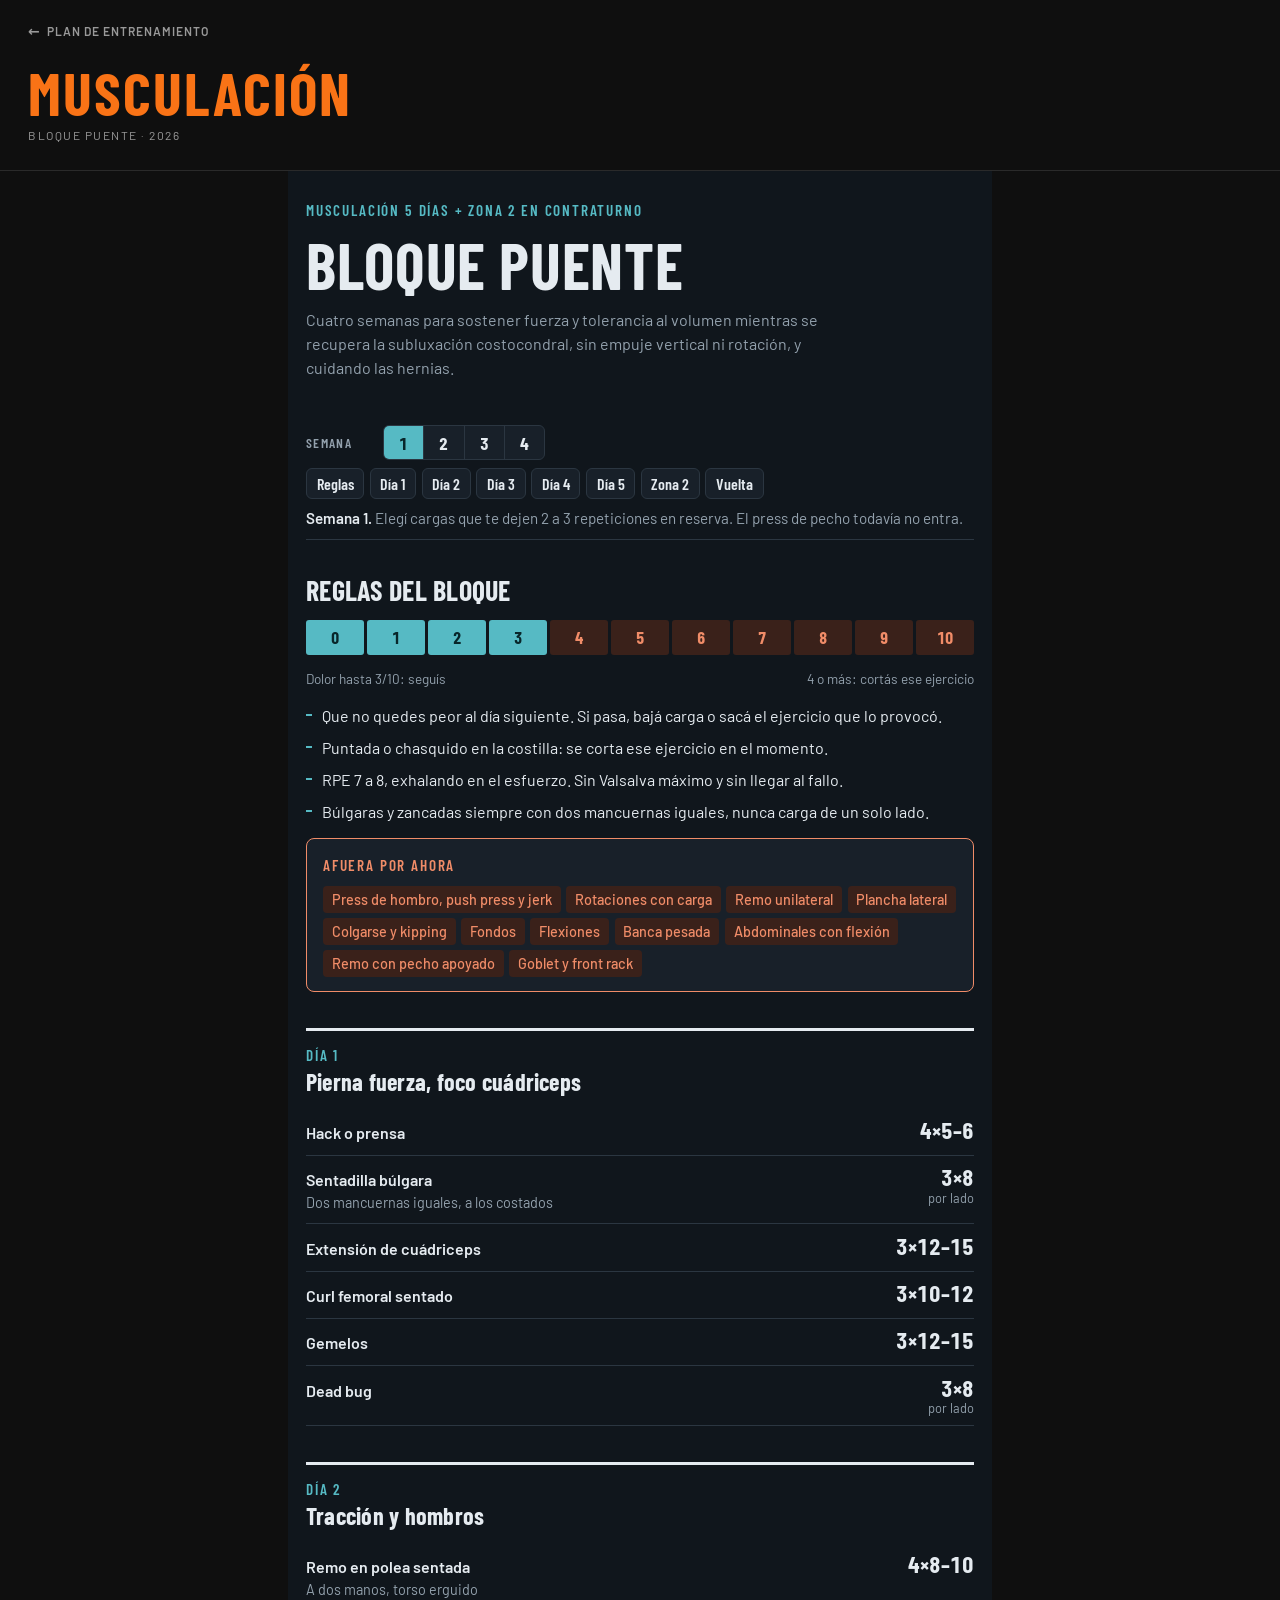
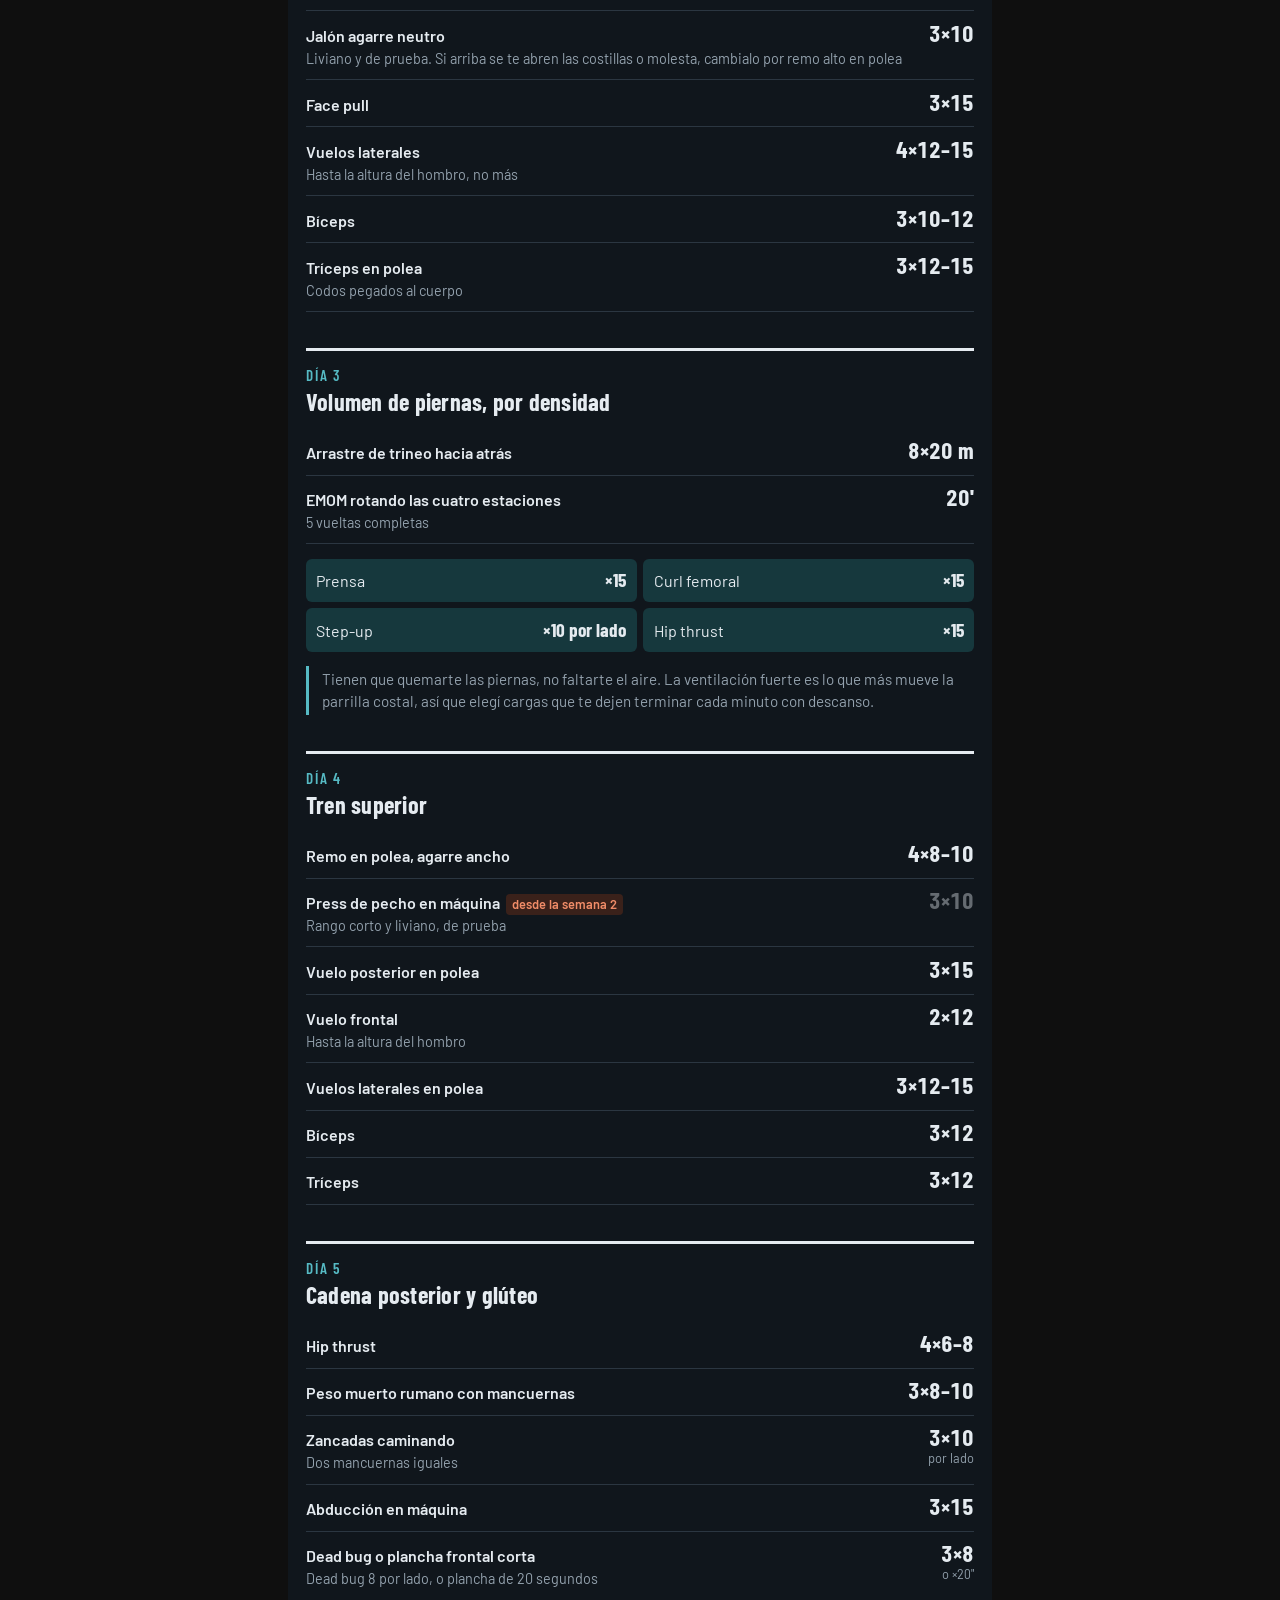
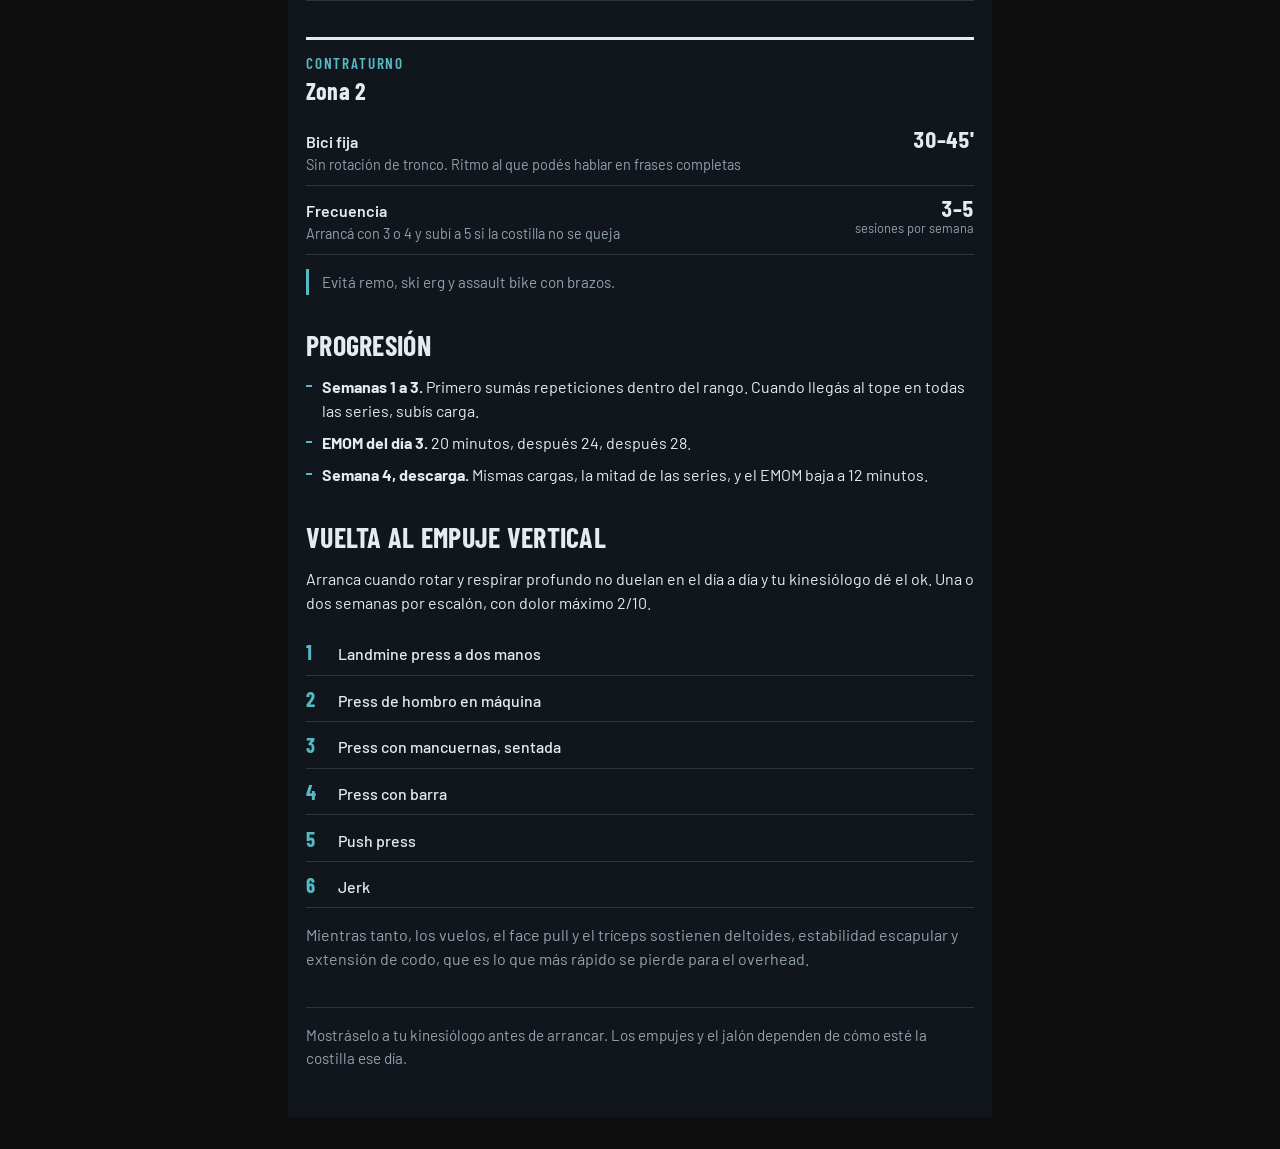
<file: musculacion.html>
<!DOCTYPE html>
<html lang="es">
<head>
<meta charset="UTF-8">
<meta name="viewport" content="width=device-width, initial-scale=1.0, viewport-fit=cover">
<title>Musculación · Plan de Entrenamiento</title>
<meta name="apple-mobile-web-app-capable" content="yes">
<meta name="apple-mobile-web-app-status-bar-style" content="black-translucent">
<meta name="theme-color" content="#0f0f0f">
<link href="https://fonts.googleapis.com/css2?family=Barlow+Condensed:wght@600;700&family=Barlow:wght@400;500;600&display=swap" rel="stylesheet">
<link rel="stylesheet" href="musculacion.css">
<style>
.bp{
  --bp-bg:#10161C;
  --bp-surface:#182029;
  --bp-ink:#E5EBF0;
  --bp-muted:#93A1AD;
  --bp-line:#2B3641;
  --bp-accent:#56BAC4;
  --bp-on-accent:#08262A;
  --bp-accent-soft:#16383D;
  --bp-warn:#F08C68;
  --bp-warn-soft:#3A211A;
  --bp-sticky-top:0px;
  --bp-display:"Barlow Condensed","Arial Narrow",Arial,sans-serif;
  --bp-body:"Barlow","Segoe UI",system-ui,sans-serif;

  background:var(--bp-bg);color:var(--bp-ink);font-family:var(--bp-body);font-size:1rem;line-height:1.5;text-align:left;
  max-width:44rem;margin-inline:auto;padding:1.75rem 1.125rem 3rem;display:flex;flex-direction:column;gap:2.25rem;
}
.bp,.bp *{box-sizing:border-box}
.bp p{margin:0}
.bp ul,.bp ol{margin:0;padding:0;list-style:none}
.bp .bp-title,.bp .bp-h,.bp .bp-dayname{font-family:var(--bp-display);font-weight:700;line-height:1.05;margin:0;text-wrap:balance;letter-spacing:.01em;color:var(--bp-ink)}
.bp .bp-title{font-size:clamp(2.6rem,11vw,4rem);text-transform:uppercase}
.bp .bp-h{font-size:1.75rem;text-transform:uppercase}
.bp .bp-dayname{font-size:1.5rem}
.bp .bp-eyebrow{font-family:var(--bp-display);font-weight:600;font-size:.95rem;letter-spacing:.12em;text-transform:uppercase;color:var(--bp-accent)}
.bp .bp-muted{color:var(--bp-muted)}
.bp .bp-top{display:flex;flex-direction:column;gap:.6rem}
.bp .bp-top p{max-width:34rem}

.bp .bp-bar{position:sticky;top:calc(var(--bp-sticky-top) + env(safe-area-inset-top,0px));z-index:5;background:var(--bp-bg);border-bottom:1px solid var(--bp-line);padding-block:.6rem;display:flex;flex-direction:column;gap:.5rem}
.bp .bp-bar-row{display:flex;align-items:center;gap:.6rem;flex-wrap:wrap}
.bp .bp-bar-label{font-family:var(--bp-display);font-weight:600;letter-spacing:.1em;text-transform:uppercase;font-size:.85rem;color:var(--bp-muted);min-width:4.2rem}
.bp .bp-seg{display:flex;border:1px solid var(--bp-line);border-radius:6px;overflow:hidden;background:var(--bp-surface)}
.bp .bp-seg input{position:absolute;opacity:0;pointer-events:none}
.bp .bp-seg label{font-family:var(--bp-display);font-weight:700;font-size:1.1rem;padding:.2rem .95rem;cursor:pointer;border-right:1px solid var(--bp-line);font-variant-numeric:tabular-nums;color:var(--bp-ink)}
.bp .bp-seg label:last-of-type{border-right:0}
.bp .bp-seg input:checked + label{background:var(--bp-accent);color:var(--bp-on-accent)}
.bp .bp-seg input:focus-visible + label{outline:2px solid var(--bp-ink);outline-offset:-2px}
.bp .bp-days{display:flex;gap:.35rem;flex-wrap:wrap}
.bp .bp-days a{font-family:var(--bp-display);font-weight:600;font-size:1rem;color:var(--bp-ink);text-decoration:none;padding:.15rem .6rem;border:1px solid var(--bp-line);border-radius:6px;background:var(--bp-surface)}
.bp .bp-days a:hover{border-color:var(--bp-accent);color:var(--bp-accent)}
.bp .bp-days a:focus-visible{outline:2px solid var(--bp-accent);outline-offset:2px}
.bp .bp-week-note{font-size:.95rem;color:var(--bp-muted)}
.bp .bp-week-note b{color:var(--bp-ink);font-weight:600}

.bp .bp-sec{display:flex;flex-direction:column;gap:.9rem;scroll-margin-top:calc(var(--bp-sticky-top) + 12.5rem)}

.bp .bp-scale{display:grid;grid-template-columns:repeat(11,1fr);gap:3px;font-family:var(--bp-display);font-weight:700;font-size:1.05rem;font-variant-numeric:tabular-nums}
.bp .bp-scale span{text-align:center;padding:.3rem 0;border-radius:3px;background:var(--bp-warn-soft);color:var(--bp-warn)}
.bp .bp-scale span.bp-ok{background:var(--bp-accent);color:var(--bp-on-accent)}
.bp .bp-scale-key{display:flex;justify-content:space-between;gap:1rem;font-size:.85rem;color:var(--bp-muted)}
.bp .bp-rules{display:flex;flex-direction:column;gap:.5rem}
.bp .bp-rules li{padding-left:1rem;position:relative}
.bp .bp-rules li::before{content:"";position:absolute;left:0;top:.62em;width:.4rem;height:2px;background:var(--bp-accent)}
.bp .bp-out{border:1px solid var(--bp-warn);border-radius:8px;padding:.9rem 1rem;display:flex;flex-direction:column;gap:.6rem;background:var(--bp-surface)}
.bp .bp-out .bp-eyebrow{color:var(--bp-warn)}
.bp .bp-chips{display:flex;flex-wrap:wrap;gap:.35rem}
.bp .bp-chips li{font-size:.9rem;padding:.15rem .55rem;border-radius:4px;background:var(--bp-warn-soft);color:var(--bp-warn);font-weight:500}

.bp .bp-day{border-top:3px solid var(--bp-ink);padding-top:.8rem}
.bp .bp-day-head{display:flex;flex-direction:column;gap:.15rem}
.bp .bp-ex-list{display:flex;flex-direction:column}
.bp .bp-ex{display:grid;grid-template-columns:minmax(0,1fr) auto;gap:.25rem 1rem;align-items:baseline;padding:.6rem 0;border-bottom:1px solid var(--bp-line)}
.bp .bp-ex-name{font-weight:600;min-width:0}
.bp .bp-ex-note{display:block;font-weight:400;font-size:.9rem;color:var(--bp-muted)}
.bp .bp-dose{font-family:var(--bp-display);font-weight:700;font-size:1.45rem;line-height:1.1;text-align:right;white-space:nowrap;font-variant-numeric:tabular-nums}
.bp .bp-dose small{display:block;font-family:var(--bp-body);font-weight:400;font-size:.8rem;color:var(--bp-muted)}
.bp .bp-sets.bp-cut{color:var(--bp-accent)}
.bp .bp-wait{display:none;font-size:.8rem;font-weight:600;color:var(--bp-warn);background:var(--bp-warn-soft);border-radius:4px;padding:.05rem .4rem;margin-left:.35rem;white-space:nowrap}
.bp .bp-ex.bp-later .bp-wait{display:inline-block}
.bp .bp-ex.bp-later .bp-dose{opacity:.4}
.bp .bp-callout{border-left:3px solid var(--bp-accent);padding:.1rem 0 .1rem .8rem;color:var(--bp-muted);font-size:.95rem}
.bp .bp-emom{display:grid;grid-template-columns:repeat(2,minmax(0,1fr));gap:.4rem}
.bp .bp-emom li{background:var(--bp-accent-soft);border-radius:6px;padding:.45rem .65rem;display:flex;justify-content:space-between;gap:.5rem;align-items:baseline}
.bp .bp-emom li b{font-family:var(--bp-display);font-size:1.2rem;white-space:nowrap}
@media (max-width:26rem){.bp .bp-emom{grid-template-columns:1fr}}

.bp .bp-ladder{counter-reset:bp-step;display:flex;flex-direction:column}
.bp .bp-ladder li{counter-increment:bp-step;display:grid;grid-template-columns:2rem minmax(0,1fr);align-items:baseline;padding:.45rem 0;border-bottom:1px solid var(--bp-line);font-weight:500}
.bp .bp-ladder li::before{content:counter(bp-step);font-family:var(--bp-display);font-weight:700;font-size:1.3rem;color:var(--bp-accent)}
.bp .bp-foot{border-top:1px solid var(--bp-line);padding-top:1rem;font-size:.95rem;color:var(--bp-muted)}
</style>
</head>
<body>

<div class="top-bar">
  <a href="index.html" class="back-btn"><span>←</span> Plan de entrenamiento</a>
</div>

<div class="header">
  <h1>Musculación</h1>
  <p class="subtitle">Bloque Puente · 2026</p>
</div>

<div class="bp" id="bloque-puente">
  <div class="bp-top">
    <p class="bp-eyebrow">Musculación 5 días + zona 2 en contraturno</p>
    <h2 class="bp-title">Bloque puente</h2>
    <p class="bp-muted">Cuatro semanas para sostener fuerza y tolerancia al volumen mientras se recupera la subluxación costocondral, sin empuje vertical ni rotación, y cuidando las hernias.</p>
  </div>

  <div class="bp-bar">
    <div class="bp-bar-row">
      <span class="bp-bar-label" id="bp-sem-label">Semana</span>
      <div class="bp-seg" role="radiogroup" aria-labelledby="bp-sem-label">
        <input type="radio" name="bp-semana" id="bp-sem-1" value="1" checked><label for="bp-sem-1">1</label>
        <input type="radio" name="bp-semana" id="bp-sem-2" value="2"><label for="bp-sem-2">2</label>
        <input type="radio" name="bp-semana" id="bp-sem-3" value="3"><label for="bp-sem-3">3</label>
        <input type="radio" name="bp-semana" id="bp-sem-4" value="4"><label for="bp-sem-4">4</label>
      </div>
    </div>
    <nav class="bp-days" aria-label="Días">
      <a href="#bp-reglas">Reglas</a>
      <a href="#bp-dia-1">Día 1</a>
      <a href="#bp-dia-2">Día 2</a>
      <a href="#bp-dia-3">Día 3</a>
      <a href="#bp-dia-4">Día 4</a>
      <a href="#bp-dia-5">Día 5</a>
      <a href="#bp-zona-2">Zona 2</a>
      <a href="#bp-vuelta">Vuelta</a>
    </nav>
    <p class="bp-week-note" id="bp-nota-semana"><b>Semana 1.</b> Elegí cargas que te dejen 2 a 3 repeticiones en reserva. El press de pecho todavía no entra.</p>
  </div>

  <section class="bp-sec" id="bp-reglas">
    <h3 class="bp-h">Reglas del bloque</h3>
    <div>
      <div class="bp-scale" aria-label="Escala de dolor de 0 a 10, tope en 3">
        <span class="bp-ok">0</span><span class="bp-ok">1</span><span class="bp-ok">2</span><span class="bp-ok">3</span><span>4</span><span>5</span><span>6</span><span>7</span><span>8</span><span>9</span><span>10</span>
      </div>
    </div>
    <div class="bp-scale-key"><span>Dolor hasta 3/10: seguís</span><span>4 o más: cortás ese ejercicio</span></div>
    <ul class="bp-rules">
      <li>Que no quedes peor al día siguiente. Si pasa, bajá carga o sacá el ejercicio que lo provocó.</li>
      <li>Puntada o chasquido en la costilla: se corta ese ejercicio en el momento.</li>
      <li>RPE 7 a 8, exhalando en el esfuerzo. Sin Valsalva máximo y sin llegar al fallo.</li>
      <li>Búlgaras y zancadas siempre con dos mancuernas iguales, nunca carga de un solo lado.</li>
    </ul>
    <div class="bp-out">
      <p class="bp-eyebrow">Afuera por ahora</p>
      <ul class="bp-chips">
        <li>Press de hombro, push press y jerk</li>
        <li>Rotaciones con carga</li>
        <li>Remo unilateral</li>
        <li>Plancha lateral</li>
        <li>Colgarse y kipping</li>
        <li>Fondos</li>
        <li>Flexiones</li>
        <li>Banca pesada</li>
        <li>Abdominales con flexión</li>
        <li>Remo con pecho apoyado</li>
        <li>Goblet y front rack</li>
      </ul>
    </div>
  </section>

  <section class="bp-sec bp-day" id="bp-dia-1">
    <div class="bp-day-head"><p class="bp-eyebrow">Día 1</p><h4 class="bp-dayname">Pierna fuerza, foco cuádriceps</h4></div>
    <ul class="bp-ex-list">
      <li class="bp-ex"><span class="bp-ex-name">Hack o prensa</span><span class="bp-dose"><span class="bp-sets" data-sets="4">4</span>×5–6</span></li>
      <li class="bp-ex"><span class="bp-ex-name">Sentadilla búlgara<span class="bp-ex-note">Dos mancuernas iguales, a los costados</span></span><span class="bp-dose"><span class="bp-sets" data-sets="3">3</span>×8<small>por lado</small></span></li>
      <li class="bp-ex"><span class="bp-ex-name">Extensión de cuádriceps</span><span class="bp-dose"><span class="bp-sets" data-sets="3">3</span>×12–15</span></li>
      <li class="bp-ex"><span class="bp-ex-name">Curl femoral sentado</span><span class="bp-dose"><span class="bp-sets" data-sets="3">3</span>×10–12</span></li>
      <li class="bp-ex"><span class="bp-ex-name">Gemelos</span><span class="bp-dose"><span class="bp-sets" data-sets="3">3</span>×12–15</span></li>
      <li class="bp-ex"><span class="bp-ex-name">Dead bug</span><span class="bp-dose"><span class="bp-sets" data-sets="3">3</span>×8<small>por lado</small></span></li>
    </ul>
  </section>

  <section class="bp-sec bp-day" id="bp-dia-2">
    <div class="bp-day-head"><p class="bp-eyebrow">Día 2</p><h4 class="bp-dayname">Tracción y hombros</h4></div>
    <ul class="bp-ex-list">
      <li class="bp-ex"><span class="bp-ex-name">Remo en polea sentada<span class="bp-ex-note">A dos manos, torso erguido</span></span><span class="bp-dose"><span class="bp-sets" data-sets="4">4</span>×8–10</span></li>
      <li class="bp-ex"><span class="bp-ex-name">Jalón agarre neutro<span class="bp-ex-note">Liviano y de prueba. Si arriba se te abren las costillas o molesta, cambialo por remo alto en polea</span></span><span class="bp-dose"><span class="bp-sets" data-sets="3">3</span>×10</span></li>
      <li class="bp-ex"><span class="bp-ex-name">Face pull</span><span class="bp-dose"><span class="bp-sets" data-sets="3">3</span>×15</span></li>
      <li class="bp-ex"><span class="bp-ex-name">Vuelos laterales<span class="bp-ex-note">Hasta la altura del hombro, no más</span></span><span class="bp-dose"><span class="bp-sets" data-sets="4">4</span>×12–15</span></li>
      <li class="bp-ex"><span class="bp-ex-name">Bíceps</span><span class="bp-dose"><span class="bp-sets" data-sets="3">3</span>×10–12</span></li>
      <li class="bp-ex"><span class="bp-ex-name">Tríceps en polea<span class="bp-ex-note">Codos pegados al cuerpo</span></span><span class="bp-dose"><span class="bp-sets" data-sets="3">3</span>×12–15</span></li>
    </ul>
  </section>

  <section class="bp-sec bp-day" id="bp-dia-3">
    <div class="bp-day-head"><p class="bp-eyebrow">Día 3</p><h4 class="bp-dayname">Volumen de piernas, por densidad</h4></div>
    <ul class="bp-ex-list">
      <li class="bp-ex"><span class="bp-ex-name">Arrastre de trineo hacia atrás</span><span class="bp-dose"><span class="bp-sets" data-sets="8">8</span>×20 m</span></li>
      <li class="bp-ex"><span class="bp-ex-name">EMOM rotando las cuatro estaciones<span class="bp-ex-note"><span id="bp-emom-vueltas">5</span> vueltas completas</span></span><span class="bp-dose"><span id="bp-emom-min">20</span>'</span></li>
    </ul>
    <ul class="bp-emom">
      <li><span>Prensa</span><b>×15</b></li>
      <li><span>Curl femoral</span><b>×15</b></li>
      <li><span>Step-up</span><b>×10 por lado</b></li>
      <li><span>Hip thrust</span><b>×15</b></li>
    </ul>
    <p class="bp-callout">Tienen que quemarte las piernas, no faltarte el aire. La ventilación fuerte es lo que más mueve la parrilla costal, así que elegí cargas que te dejen terminar cada minuto con descanso.</p>
  </section>

  <section class="bp-sec bp-day" id="bp-dia-4">
    <div class="bp-day-head"><p class="bp-eyebrow">Día 4</p><h4 class="bp-dayname">Tren superior</h4></div>
    <ul class="bp-ex-list">
      <li class="bp-ex"><span class="bp-ex-name">Remo en polea, agarre ancho</span><span class="bp-dose"><span class="bp-sets" data-sets="4">4</span>×8–10</span></li>
      <li class="bp-ex bp-later" data-desde="2"><span class="bp-ex-name">Press de pecho en máquina<span class="bp-wait">desde la semana 2</span><span class="bp-ex-note">Rango corto y liviano, de prueba</span></span><span class="bp-dose"><span class="bp-sets" data-sets="3">3</span>×10</span></li>
      <li class="bp-ex"><span class="bp-ex-name">Vuelo posterior en polea</span><span class="bp-dose"><span class="bp-sets" data-sets="3">3</span>×15</span></li>
      <li class="bp-ex"><span class="bp-ex-name">Vuelo frontal<span class="bp-ex-note">Hasta la altura del hombro</span></span><span class="bp-dose"><span class="bp-sets" data-sets="2">2</span>×12</span></li>
      <li class="bp-ex"><span class="bp-ex-name">Vuelos laterales en polea</span><span class="bp-dose"><span class="bp-sets" data-sets="3">3</span>×12–15</span></li>
      <li class="bp-ex"><span class="bp-ex-name">Bíceps</span><span class="bp-dose"><span class="bp-sets" data-sets="3">3</span>×12</span></li>
      <li class="bp-ex"><span class="bp-ex-name">Tríceps</span><span class="bp-dose"><span class="bp-sets" data-sets="3">3</span>×12</span></li>
    </ul>
  </section>

  <section class="bp-sec bp-day" id="bp-dia-5">
    <div class="bp-day-head"><p class="bp-eyebrow">Día 5</p><h4 class="bp-dayname">Cadena posterior y glúteo</h4></div>
    <ul class="bp-ex-list">
      <li class="bp-ex"><span class="bp-ex-name">Hip thrust</span><span class="bp-dose"><span class="bp-sets" data-sets="4">4</span>×6–8</span></li>
      <li class="bp-ex"><span class="bp-ex-name">Peso muerto rumano con mancuernas</span><span class="bp-dose"><span class="bp-sets" data-sets="3">3</span>×8–10</span></li>
      <li class="bp-ex"><span class="bp-ex-name">Zancadas caminando<span class="bp-ex-note">Dos mancuernas iguales</span></span><span class="bp-dose"><span class="bp-sets" data-sets="3">3</span>×10<small>por lado</small></span></li>
      <li class="bp-ex"><span class="bp-ex-name">Abducción en máquina</span><span class="bp-dose"><span class="bp-sets" data-sets="3">3</span>×15</span></li>
      <li class="bp-ex"><span class="bp-ex-name">Dead bug o plancha frontal corta<span class="bp-ex-note">Dead bug 8 por lado, o plancha de 20 segundos</span></span><span class="bp-dose"><span class="bp-sets" data-sets="3">3</span>×8<small>o ×20"</small></span></li>
    </ul>
  </section>

  <section class="bp-sec bp-day" id="bp-zona-2">
    <div class="bp-day-head"><p class="bp-eyebrow">Contraturno</p><h4 class="bp-dayname">Zona 2</h4></div>
    <ul class="bp-ex-list">
      <li class="bp-ex"><span class="bp-ex-name">Bici fija<span class="bp-ex-note">Sin rotación de tronco. Ritmo al que podés hablar en frases completas</span></span><span class="bp-dose">30–45'</span></li>
      <li class="bp-ex"><span class="bp-ex-name">Frecuencia<span class="bp-ex-note">Arrancá con 3 o 4 y subí a 5 si la costilla no se queja</span></span><span class="bp-dose">3–5<small>sesiones por semana</small></span></li>
    </ul>
    <p class="bp-callout">Evitá remo, ski erg y assault bike con brazos.</p>
  </section>

  <section class="bp-sec" id="bp-progresion">
    <h3 class="bp-h">Progresión</h3>
    <ul class="bp-rules">
      <li><b>Semanas 1 a 3.</b> Primero sumás repeticiones dentro del rango. Cuando llegás al tope en todas las series, subís carga.</li>
      <li><b>EMOM del día 3.</b> 20 minutos, después 24, después 28.</li>
      <li><b>Semana 4, descarga.</b> Mismas cargas, la mitad de las series, y el EMOM baja a 12 minutos.</li>
    </ul>
  </section>

  <section class="bp-sec" id="bp-vuelta">
    <h3 class="bp-h">Vuelta al empuje vertical</h3>
    <p>Arranca cuando rotar y respirar profundo no duelan en el día a día y tu kinesiólogo dé el ok. Una o dos semanas por escalón, con dolor máximo 2/10.</p>
    <ol class="bp-ladder">
      <li>Landmine press a dos manos</li>
      <li>Press de hombro en máquina</li>
      <li>Press con mancuernas, sentada</li>
      <li>Press con barra</li>
      <li>Push press</li>
      <li>Jerk</li>
    </ol>
    <p class="bp-muted">Mientras tanto, los vuelos, el face pull y el tríceps sostienen deltoides, estabilidad escapular y extensión de codo, que es lo que más rápido se pierde para el overhead.</p>
  </section>

  <p class="bp-foot">Mostráselo a tu kinesiólogo antes de arrancar. Los empujes y el jalón dependen de cómo esté la costilla ese día.</p>
</div>

<script>
(function(){
  var root = document.getElementById("bloque-puente");
  if (!root) return;
  var CLAVE = "bp-semana";
  var notas = {
    1: "Elegí cargas que te dejen 2 a 3 repeticiones en reserva. El press de pecho todavía no entra.",
    2: "Misma carga, más repeticiones dentro del rango. Empezás a probar el press de pecho. EMOM de 24 minutos.",
    3: "Si llegaste al tope del rango, subí carga. EMOM de 28 minutos.",
    4: "Descarga. Mismas cargas, mitad de series, EMOM de 12 minutos."
  };
  var emom = {1:[20,5], 2:[24,6], 3:[28,7], 4:[12,3]};
  var nota = root.querySelector("#bp-nota-semana");
  var radios = root.querySelectorAll('input[name="bp-semana"]');

  function aplicar(s){
    root.querySelectorAll("[data-sets]").forEach(function(el){
      var n = Number(el.dataset.sets);
      el.textContent = s === 4 ? Math.ceil(n / 2) : n;
      el.classList.toggle("bp-cut", s === 4);
    });
    root.querySelectorAll("[data-desde]").forEach(function(li){
      li.classList.toggle("bp-later", s < Number(li.dataset.desde));
    });
    root.querySelector("#bp-emom-min").textContent = emom[s][0];
    root.querySelector("#bp-emom-vueltas").textContent = emom[s][1];
    nota.textContent = "";
    var b = document.createElement("b");
    b.textContent = "Semana " + s + ". ";
    nota.appendChild(b);
    nota.appendChild(document.createTextNode(notas[s]));
  }

  radios.forEach(function(r){
    r.addEventListener("change", function(){
      var s = Number(r.value);
      aplicar(s);
      try { localStorage.setItem(CLAVE, String(s)); } catch (e) {}
    });
  });

  var guardada = null;
  try { guardada = Number(localStorage.getItem(CLAVE)); } catch (e) {}
  if (guardada >= 1 && guardada <= 4) {
    var r = root.querySelector("#bp-sem-" + guardada);
    if (r) { r.checked = true; aplicar(guardada); }
  }
})();
</script>

</body>
</html>
</file>
<file: index.css>
:root {
    --bg: #0f0f0f;
    --surface: #181818;
    --surface2: #1e1e1e;
    --border: #2a2a2a;
    --green: #b8f04a;
    --yellow: #f5c842;
    --blue: #7eb8f7;
    --purple: #c084fc;
    --orange: #fb923c;
    --text: #e8e8e8;
    --text2: #888;
  }
  * { box-sizing: border-box; margin: 0; padding: 0; }
  body {
    background: var(--bg);
    color: var(--text);
    font-family: 'DM Sans', sans-serif;
    min-height: 100dvh;
    padding: env(safe-area-inset-top, 16px) 16px env(safe-area-inset-bottom, 40px);
    padding-top: max(env(safe-area-inset-top), 32px);
  }

  .home-header {
    padding: 0 0 28px;
  }
  .home-header h1 {
    font-family: 'Bebas Neue', sans-serif;
    font-size: 38px;
    letter-spacing: 2px;
    color: var(--text);
    line-height: 1;
  }
  .home-header p {
    font-size: 13px;
    color: var(--text2);
    margin-top: 5px;
  }

  .section-label {
    font-size: 11px;
    font-weight: 600;
    letter-spacing: 1.2px;
    text-transform: uppercase;
    color: var(--text2);
    margin-bottom: 10px;
  }

  .plan-list {
    display: flex;
    flex-direction: column;
    gap: 8px;
  }

  .plan-card {
    text-decoration: none;
    display: flex;
    align-items: center;
    gap: 14px;
    background: var(--surface);
    border: 1px solid var(--border);
    border-radius: 12px;
    padding: 15px 16px;
    transition: background 0.15s;
    -webkit-tap-highlight-color: transparent;
  }
  .plan-card:active { opacity: 0.6; }

  .card-dot {
    width: 8px;
    height: 8px;
    border-radius: 50%;
    flex-shrink: 0;
  }

  .card-info {
    flex: 1;
    min-width: 0;
  }
  .card-name {
    font-family: 'Bebas Neue', sans-serif;
    font-size: 20px;
    letter-spacing: 1.5px;
    line-height: 1;
    margin-bottom: 3px;
  }
  .card-sub {
    font-size: 11px;
    color: var(--text2);
    white-space: nowrap;
    overflow: hidden;
    text-overflow: ellipsis;
  }

  .card-arrow {
    color: #444;
    font-size: 14px;
    flex-shrink: 0;
  }

  .card-badge {
    font-size: 10px;
    font-weight: 600;
    letter-spacing: 0.5px;
    padding: 2px 7px;
    border-radius: 20px;
    flex-shrink: 0;
  }
</file>
<file: kine.css>
:root {
    --bg: #0f0f0f;
    --surface: #181818;
    --surface2: #222222;
    --border: #2a2a2a;
    --green: #b8f04a;
    --yellow: #f5c842;
    --red: #ff5f5f;
    --blue: #4ecdc4;
    --purple: #c084fc;
    --orange: #f97316;
    --muted: #555;
    --text: #e8e8e8;
    --text2: #999;
  }
  * { margin: 0; padding: 0; box-sizing: border-box; }
  body {
    background: var(--bg); color: var(--text); font-family: 'DM Sans', sans-serif;
    font-size: 14px; line-height: 1.6; min-height: 100vh;
    padding-top: env(safe-area-inset-top);
    padding-bottom: calc(env(safe-area-inset-bottom) + 32px);
    padding-left: env(safe-area-inset-left); padding-right: env(safe-area-inset-right);
    -webkit-tap-highlight-color: transparent;
  }
  .top-bar { padding: 20px 28px 0; }
  .back-btn {
    display: inline-flex; align-items: center; gap: 6px; font-size: 12px;
    font-weight: 600; color: var(--text2); text-decoration: none;
    text-transform: uppercase; letter-spacing: 1px; transition: color 0.15s;
  }
  .back-btn:hover { color: var(--blue); }
  .back-btn span { font-size: 14px; }
  .header { padding: 20px 28px 24px; border-bottom: 1px solid var(--border); }
  h1 {
    font-family: 'Bebas Neue', sans-serif; font-size: clamp(40px, 8vw, 60px);
    letter-spacing: 2px; color: var(--blue); line-height: 1; margin-bottom: 4px;
  }
  .subtitle { color: var(--text2); font-size: 12px; letter-spacing: 1.5px; text-transform: uppercase; }
  .day-btn {
    background: var(--surface); border: 1px solid var(--border); border-radius: 10px;
    padding: 11px 14px; cursor: pointer; text-align: left; transition: .15s;
    display: flex; align-items: center; gap: 11px; width: 100%;
    position: relative; overflow: hidden; user-select: none; font-family: inherit;
  }
  .day-btn::before { content:""; position:absolute; left:0; top:0; bottom:0; width:3px; background:transparent; transition:background .2s; }
  .day-btn:active { background: var(--surface2); }
  .day-dot { width: 7px; height: 7px; border-radius: 50%; flex-shrink: 0; }
  .day-btn-info { flex: 1; min-width: 0; }
  .day-btn-name { font-family: 'Bebas Neue', sans-serif; font-size: 15px; letter-spacing: 1px; color: var(--text); line-height: 1; margin-bottom: 1px; }
  .day-btn-sub { font-size: 11px; color: var(--text2); white-space: nowrap; overflow: hidden; text-overflow: ellipsis; }
  .load-pips { display: flex; gap: 2px; flex-shrink: 0; }
  .pip { width: 6px; height: 6px; border-radius: 1px; background: var(--border); }
  .pip.on-high { background: var(--red); }
  .pip.on-med  { background: var(--yellow); }
  .pip.on-low  { background: var(--green); }
  .bwp-mes-active { background: var(--surface2) !important; border-color: #333 !important; }
  .bwp-mes-active::before { background: var(--green) !important; }
  .bwp-sem-active { background: rgba(184,240,74,.08) !important; border-color: rgba(184,240,74,.25) !important; color: var(--green) !important; }
  .bwp-day-active { background: var(--surface2) !important; border-color: #444 !important; }
  .bwp-day-active::before { background: var(--green) !important; }
  .bwp-day-placeholder { background: var(--surface); border: 1px solid var(--border); border-radius: 8px; padding: 20px; text-align: center; color: var(--muted); font-size: 12px; }
  .bwp-sem-btn {
    background: var(--surface); border: 1px solid var(--border); border-radius: 6px;
    padding: 6px 10px; font-size: 11px; font-weight: 700; color: var(--text2);
    cursor: pointer; font-family: inherit; transition: .15s; display: block;
    width: 100%; text-align: left; margin-bottom: 4px; user-select: none;
  }
  .bwp-sem-empty { opacity: .35; pointer-events: none; }
  .wod-block { background: rgba(78,205,196,.06); border: 1px solid rgba(78,205,196,.2); border-radius: 10px; margin-bottom: 10px; overflow: hidden; }
  .wod-block summary { list-style: none; padding: 13px 16px; display: flex; align-items: center; gap: 10px; cursor: pointer; user-select: none; }
  .wod-block summary::-webkit-details-marker { display: none; }
  .wod-block .block-chevron { color: var(--blue); opacity: .6; transition: transform .2s; }
  .wod-block[open] .block-chevron { transform: rotate(180deg); }
  .wod-block[open] summary { border-bottom: 1px solid rgba(78,205,196,.15); }
  .wod-body { padding: 12px 16px 14px; font-size: 13px; color: var(--text2); line-height: 1.7; }
  .wod-body strong { color: var(--blue); }
  .skill-block { background: rgba(192,132,252,.06); border: 1px solid rgba(192,132,252,.2); border-radius: 10px; margin-bottom: 10px; overflow: hidden; }
  .skill-block summary { list-style: none; padding: 13px 16px; display: flex; align-items: center; gap: 10px; cursor: pointer; user-select: none; }
  .skill-block summary::-webkit-details-marker { display: none; }
  .skill-block .block-chevron { color: var(--purple); opacity: .6; transition: transform .2s; }
  .skill-block[open] .block-chevron { transform: rotate(180deg); }
  .skill-block[open] summary { border-bottom: 1px solid rgba(192,132,252,.15); }
  .pump-block { background: rgba(245,166,35,.06); border: 1px solid rgba(245,166,35,.2); border-radius: 10px; margin-bottom: 10px; overflow: hidden; }
  .pump-block summary { list-style: none; padding: 13px 16px; display: flex; align-items: center; gap: 10px; cursor: pointer; user-select: none; }
  .pump-block summary::-webkit-details-marker { display: none; }
  .pump-block .block-chevron { color: var(--orange); opacity: .6; transition: transform .2s; }
  .pump-block[open] .block-chevron { transform: rotate(180deg); }
  .pump-block[open] summary { border-bottom: 1px solid rgba(245,166,35,.15); }
  .tag { font-size: 10px; font-weight: 700; text-transform: uppercase; letter-spacing: 0.8px; padding: 3px 8px; border-radius: 4px; }
  .tag-oly      { background: rgba(78,205,196,.12); color: var(--blue); }
  .tag-bwp      { background: rgba(184,240,74,.15);  color: var(--green); }
  .tag-skills   { background: rgba(192,132,252,.12); color: var(--purple); }
  .tag-pump     { background: rgba(245,166,35,.12);  color: var(--orange); }
  .tag-endurance{ background: rgba(78,205,196,.12); color: var(--blue); }
  .plan-header { margin-bottom: 16px; padding-bottom: 14px; border-bottom: 1px solid var(--border); }
  .plan-day-label { font-size: 11px; font-weight: 700; text-transform: uppercase; letter-spacing: 1.5px; margin-bottom: 4px; }
  .plan-title { font-family: 'Bebas Neue', sans-serif; font-size: 26px; letter-spacing: 1px; line-height: 1; margin-bottom: 8px; color: var(--text); }
  .plan-tags { display: flex; flex-wrap: wrap; gap: 5px; }
  details.block { background: var(--surface); border: 1px solid var(--border); border-radius: 10px; margin-bottom: 10px; overflow: hidden; }
  details summary { padding: 13px 16px; display: flex; align-items: center; gap: 10px; cursor: pointer; user-select: none; list-style: none; }
  details summary::-webkit-details-marker { display: none; }
  details summary::marker { display: none; }
  details[open] > summary .block-chevron { transform: rotate(180deg); }
  .block-icon     { font-size: 15px; flex-shrink: 0; }
  .block-title    { font-weight: 600; font-size: 13.5px; color: var(--text); flex: 1; }
  .block-subtitle { font-size: 11px; color: var(--text2); margin-top: 1px; }
  .block-chevron  { color: var(--muted); font-size: 10px; transition: transform 0.2s; flex-shrink: 0; }
  .block-body { border-top: 1px solid var(--border); }
  .ex-group { padding: 12px 16px; border-bottom: 1px solid rgba(255,255,255,.04); }
  .ex-group:last-child { border-bottom: none; }
  .ex-group-title { font-size: 10px; font-weight: 700; text-transform: uppercase; letter-spacing: 1px; color: var(--muted); margin-bottom: 8px; }
  .ex-item { display: flex; align-items: baseline; gap: 8px; padding: 4px 0; border-bottom: 1px solid rgba(255,255,255,.03); }
  .ex-item:last-child { border-bottom: none; }
  .ex-bullet { width: 4px; height: 4px; border-radius: 50%; background: var(--muted); flex-shrink: 0; margin-top: 7px; }
  .ex-name   { font-size: 13px; color: var(--text); font-weight: 500; flex: 1; }
  .ex-detail { font-size: 11px; color: var(--text2); text-align: right; flex-shrink: 0; max-width: 55%; }
  .ex-note   { font-size: 11px; color: var(--muted); font-style: italic; padding: 2px 0 4px 12px; }
  .sub-label { font-size: 10px; font-weight: 700; text-transform: uppercase; letter-spacing: 1px; color: var(--muted); padding: 10px 16px 2px; }
  .complex-wrap { padding: 12px 16px; }
  .complex-list { display: flex; flex-direction: column; gap: 5px; }
  .c-item { display: flex; align-items: center; justify-content: space-between; gap: 8px; padding: 7px 10px; background: rgba(255,255,255,.03); border: 1px solid rgba(255,255,255,.05); border-radius: 7px; }
  .c-item-name { font-size: 12px; color: var(--text); font-weight: 600; flex-shrink: 0; }
  .c-item-reps { font-size: 12px; font-weight: 700; text-align: right; }
  .c-item-kg { color: inherit; font-weight: 700; }
  .rm-bar { display: flex; align-items: center; gap: 8px; padding: 10px 16px; margin: 0 0 4px; }
  .rm-bar label { font-size: 11px; color: var(--muted); font-weight: 600; text-transform: uppercase; letter-spacing: .5px; white-space: nowrap; }
  .rm-bar input { width: 80px; background: var(--surface2); border: 1px solid var(--border); border-radius: 6px; color: var(--text); font-size: 13px; font-weight: 700; padding: 6px 8px; text-align: center; }
  .rm-bar input:focus { outline: none; border-color: var(--green); }
  .rm-bar .rm-clear { background: none; border: none; color: var(--muted); font-size: 11px; cursor: pointer; text-decoration: underline; padding: 0; }
  .rm-bar .rm-clear:hover { color: var(--text); }
  .note-box { margin: 0 0 12px; background: rgba(184,240,74,.04); border: 1px solid rgba(184,240,74,.12); border-radius: 7px; padding: 10px 13px; font-size: 12px; color: var(--text2); line-height: 1.65; }
  .note-box strong { color: var(--green); }
  .note-warn { background: rgba(245,200,66,.04); border-color: rgba(245,200,66,.15); }
  .note-warn strong { color: var(--yellow); }
  .ses-label { font-size: 11px; font-weight: 700; text-transform: uppercase; letter-spacing: 1.5px; color: var(--blue); margin: 14px 0 8px; }
  .ciclo-dropdown { position: relative; width: 100%; margin-bottom: 12px; }
  .ciclo-dropdown-btn {
    width: 100%; background: var(--surface); border: 1px solid var(--border);
    border-radius: 10px; padding: 11px 14px; cursor: pointer; text-align: left;
    display: flex; align-items: center; gap: 10px; font-family: inherit;
    transition: .15s; user-select: none; position: relative;
  }
  .ciclo-dropdown-btn:hover, .ciclo-dropdown-btn.open { background: var(--surface2); border-color: #333; }
  .ciclo-dropdown-btn::before { content:""; position:absolute; left:0; top:0; bottom:0; width:3px; background:var(--green); border-radius:10px 0 0 10px; }
  .ciclo-chevron { margin-left: auto; color: var(--muted); font-size: 10px; transition: transform .2s; flex-shrink: 0; }
  .ciclo-dropdown-btn.open .ciclo-chevron { transform: rotate(180deg); }
  .ciclo-dropdown-panel {
    display: none; position: absolute; top: calc(100% + 6px); left: 0; right: 0;
    background: var(--surface2); border: 1px solid var(--border); border-radius: 10px;
    overflow: hidden; z-index: 100; box-shadow: 0 8px 24px rgba(0,0,0,.5);
  }
  .ciclo-dropdown-panel.open { display: block; }
  .ciclo-option {
    width: 100%; background: none; border: none; border-bottom: 1px solid var(--border);
    padding: 11px 14px; display: flex; align-items: center; gap: 10px;
    cursor: pointer; font-family: inherit; text-align: left; transition: background .12s;
  }
  .ciclo-option:last-child { border-bottom: none; }
  .ciclo-option:hover { background: rgba(255,255,255,.04); }
  .ciclo-option.active { background: rgba(184,240,74,.08); }
  .ciclo-option .day-btn-name { font-family:'Bebas Neue',sans-serif; font-size:15px; letter-spacing:1px; color:var(--text); line-height:1; margin-bottom:1px; }
  .ciclo-option .day-btn-sub { font-size:11px; color:var(--text2); }
  .bwp-wrap { padding: 24px 28px; }
  .bwp-grid { display: grid; grid-template-columns: 220px minmax(0, 1fr); gap: 20px; align-items: start; }
  .bwp-sidebar-aside { position: sticky; top: 24px; }
  @media (max-width: 700px) {
    .bwp-wrap { padding: 16px; }
    .bwp-grid { grid-template-columns: minmax(0, 1fr); gap: 12px; }
    .bwp-sidebar-aside { position: static; }
    #bwp-sem-btns { flex-direction: column !important; }
    #bwp-day-btns .day-btn { padding: 10px 12px; }
  }

  .video-link { display:inline-flex; align-items:center; gap:3px; color:var(--blue); font-size:11px; font-weight:600; text-decoration:none; opacity:.7; }
  .video-link:hover { opacity:1; text-decoration:underline; }
</file>
<file: musculacion.css>
:root {
  --bg: #0f0f0f;
  --border: #2a2a2a;
  --text: #e8e8e8;
  --text2: #999;
  --orange: #f97316;
}
* { margin: 0; padding: 0; box-sizing: border-box; }
body {
  background: var(--bg); color: var(--text);
  font-family: 'Barlow', 'DM Sans', 'Segoe UI', system-ui, sans-serif;
  font-size: 14px; line-height: 1.6; min-height: 100vh;
  padding-top: env(safe-area-inset-top);
  padding-bottom: calc(env(safe-area-inset-bottom) + 32px);
  padding-left: env(safe-area-inset-left);
  padding-right: env(safe-area-inset-right);
  -webkit-tap-highlight-color: transparent;
}
.top-bar { padding: 20px 28px 0; }
.back-btn {
  display: inline-flex; align-items: center; gap: 6px; font-size: 12px;
  font-weight: 600; color: var(--text2); text-decoration: none;
  text-transform: uppercase; letter-spacing: 1px; transition: color 0.15s;
}
.back-btn:hover { color: var(--orange); }
.back-btn span { font-size: 14px; }
.header {
  padding: 20px 28px 24px;
  border-bottom: 1px solid var(--border);
}
.header h1 {
  font-family: 'Barlow Condensed', 'Arial Narrow', Arial, sans-serif;
  font-weight: 700; font-size: clamp(40px, 8vw, 60px);
  letter-spacing: 2px; color: var(--orange); line-height: 1; margin-bottom: 4px;
  text-transform: uppercase;
}
.header .subtitle {
  color: var(--text2); font-size: 12px; letter-spacing: 1.5px; text-transform: uppercase;
}
</file>
